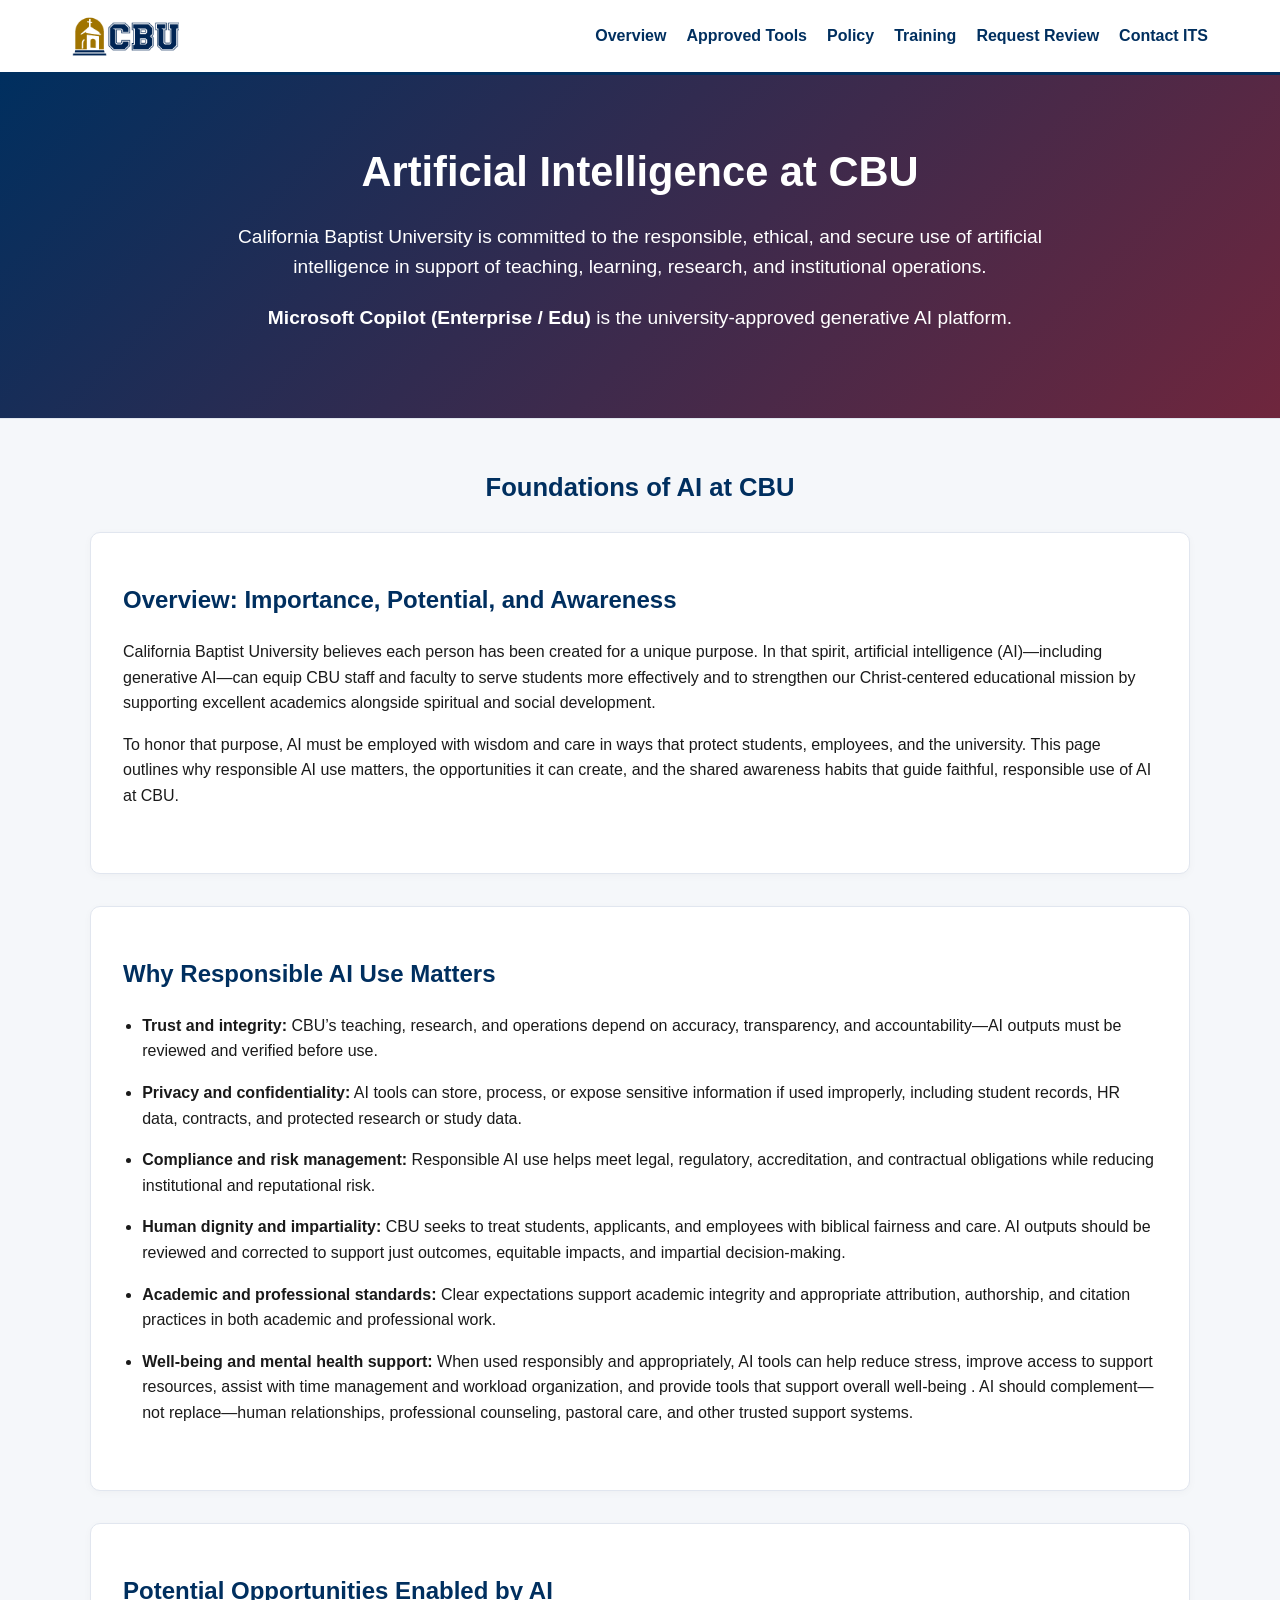
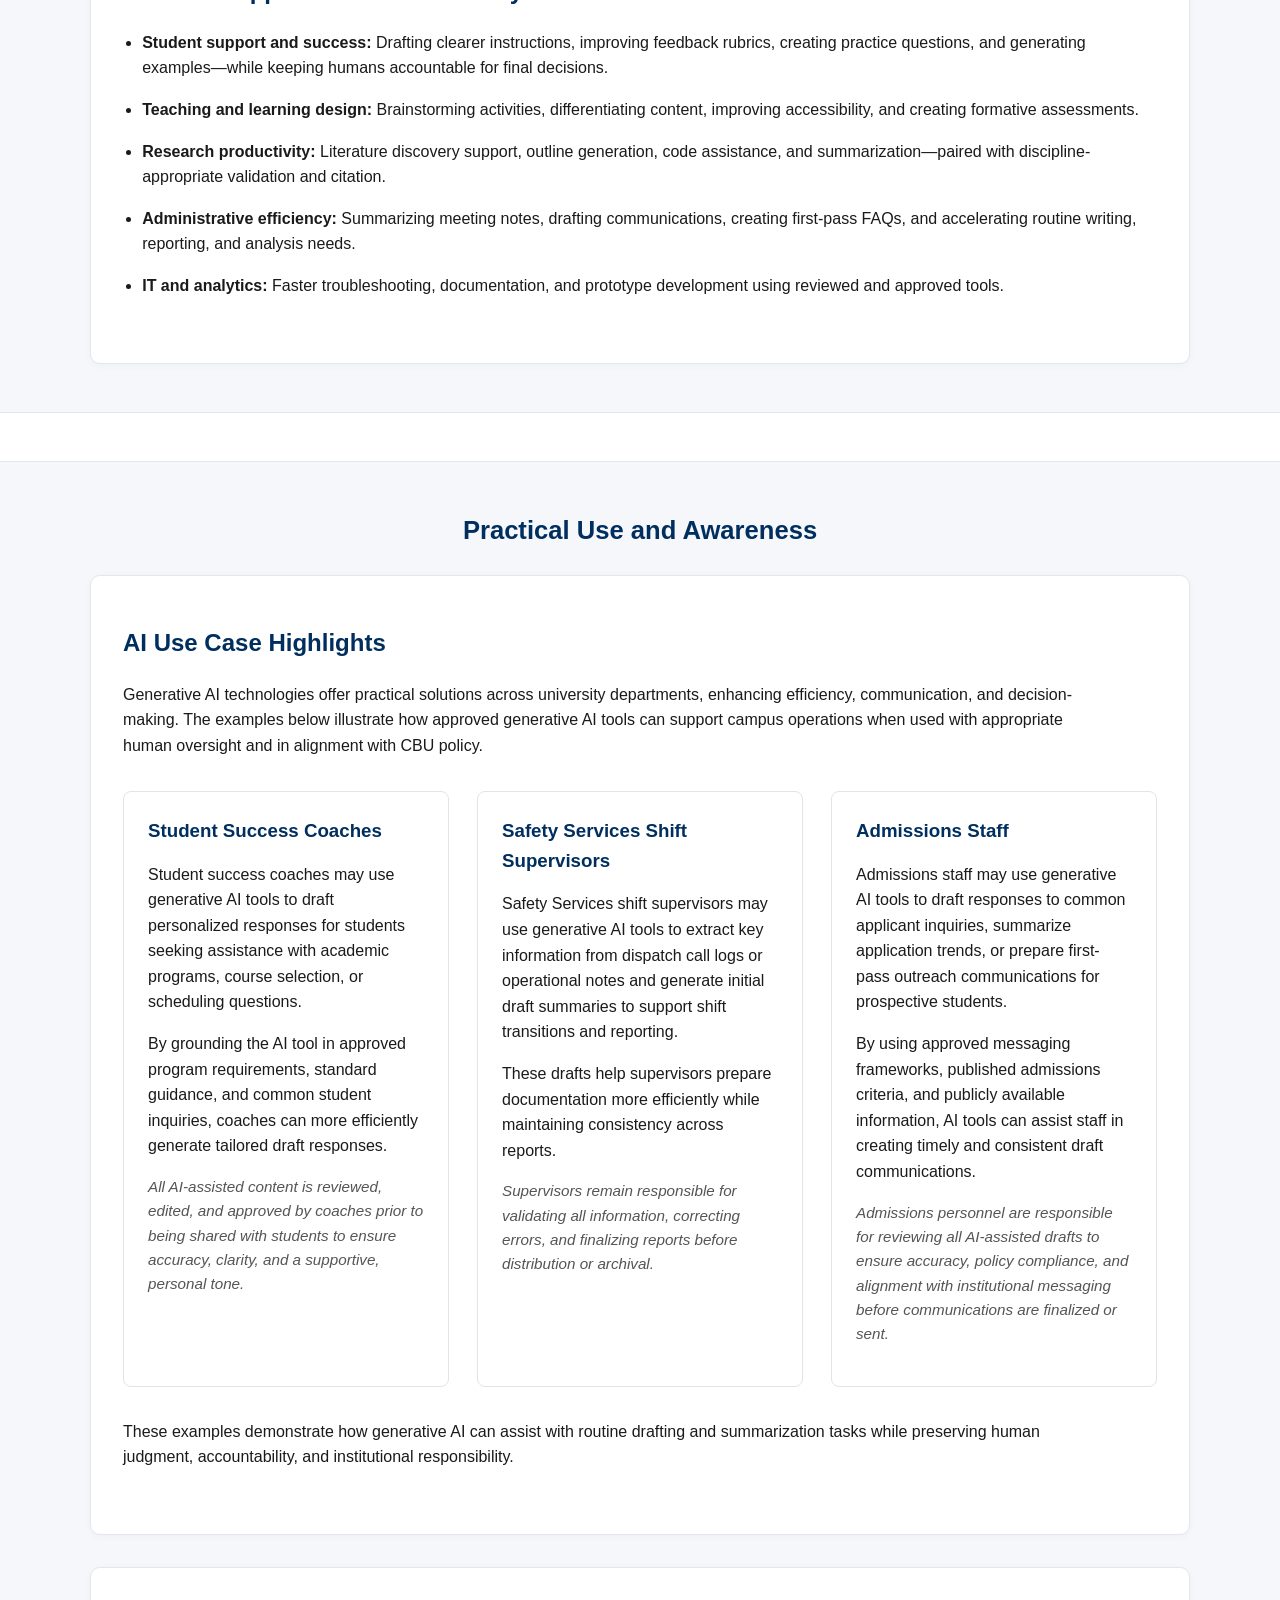
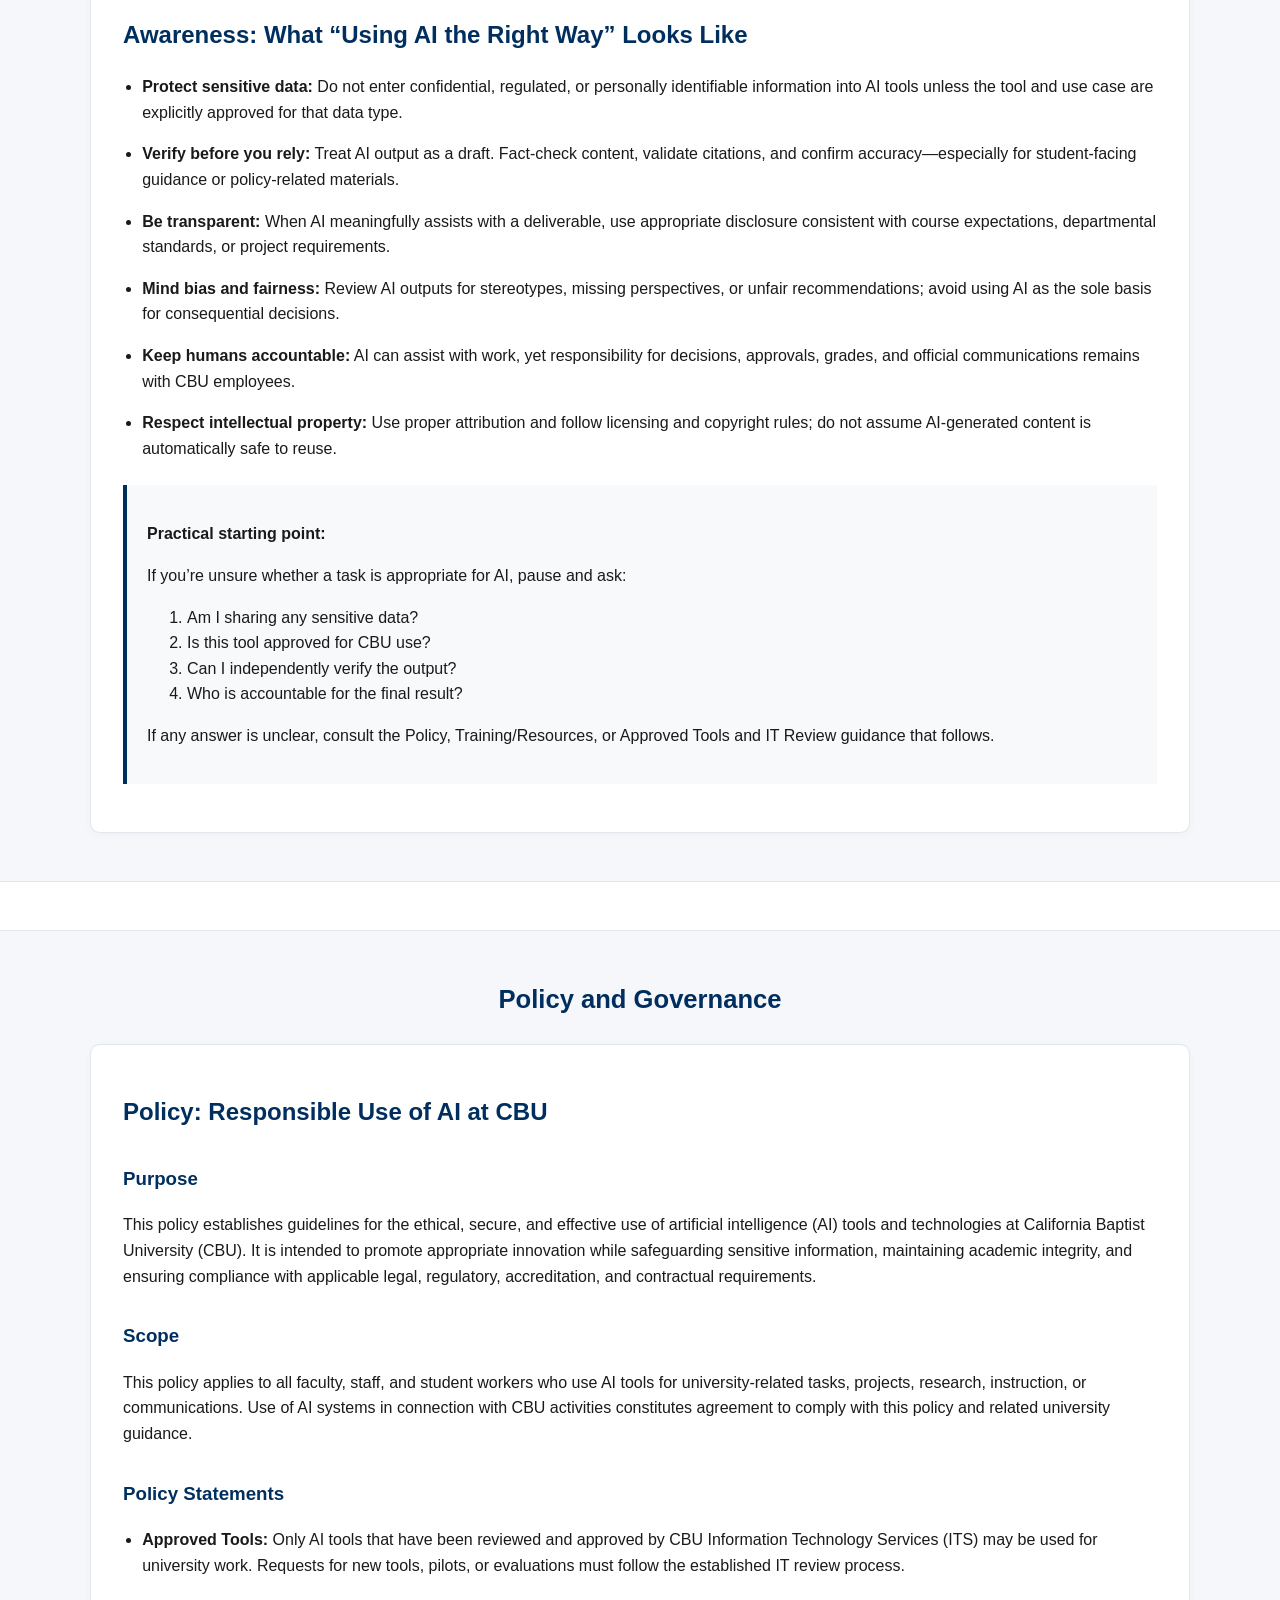
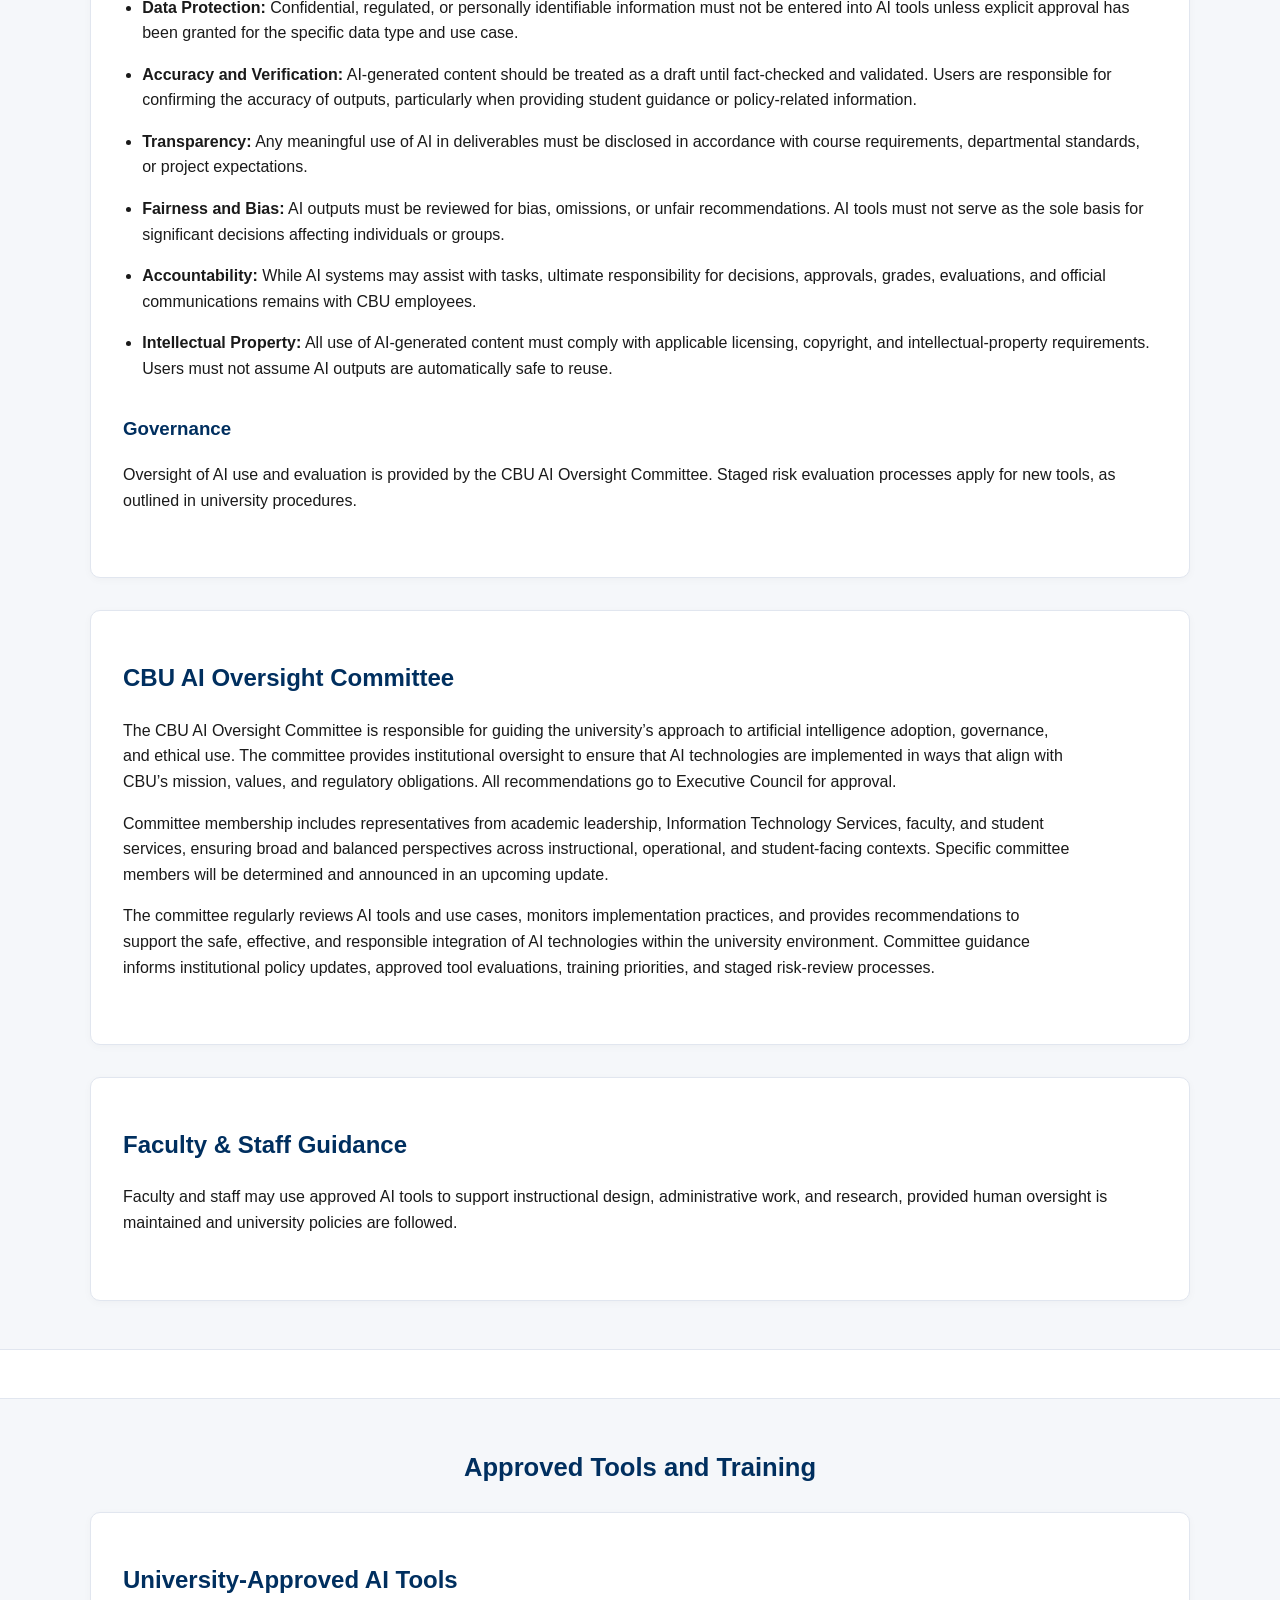
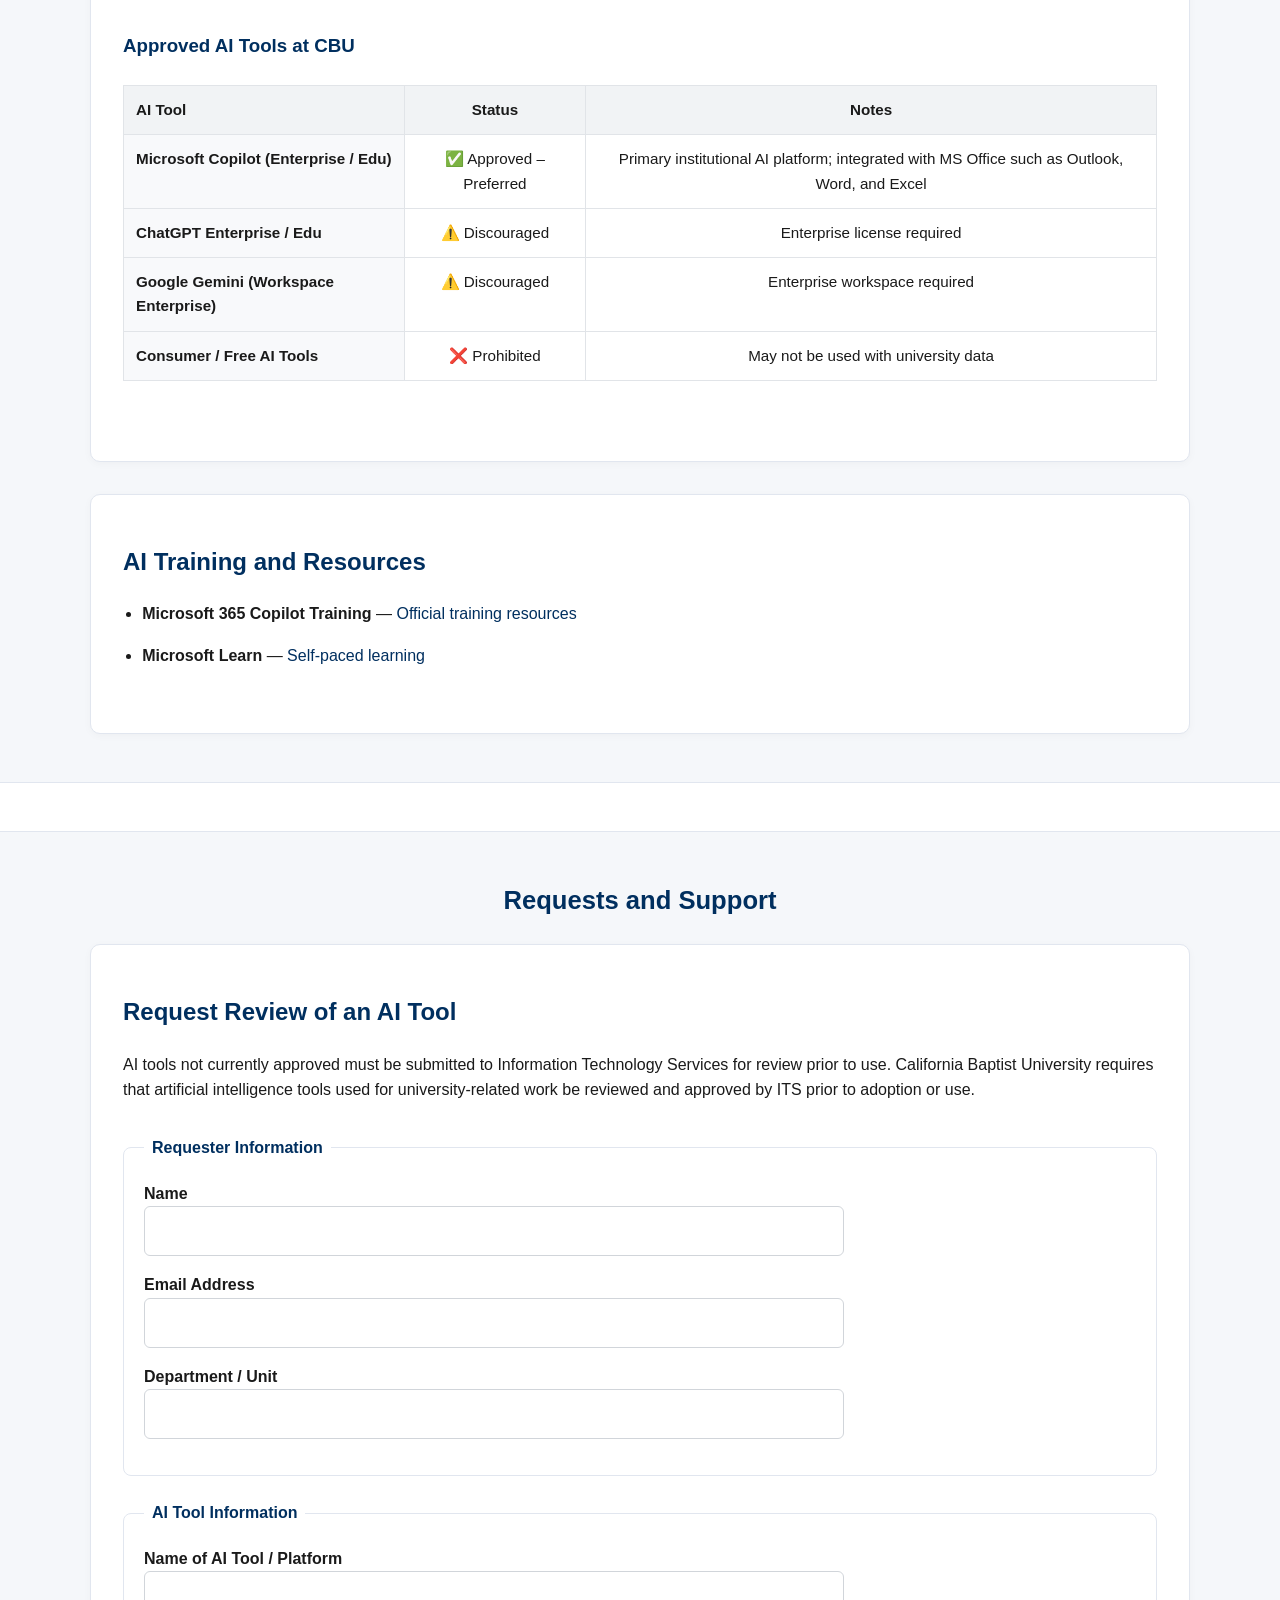
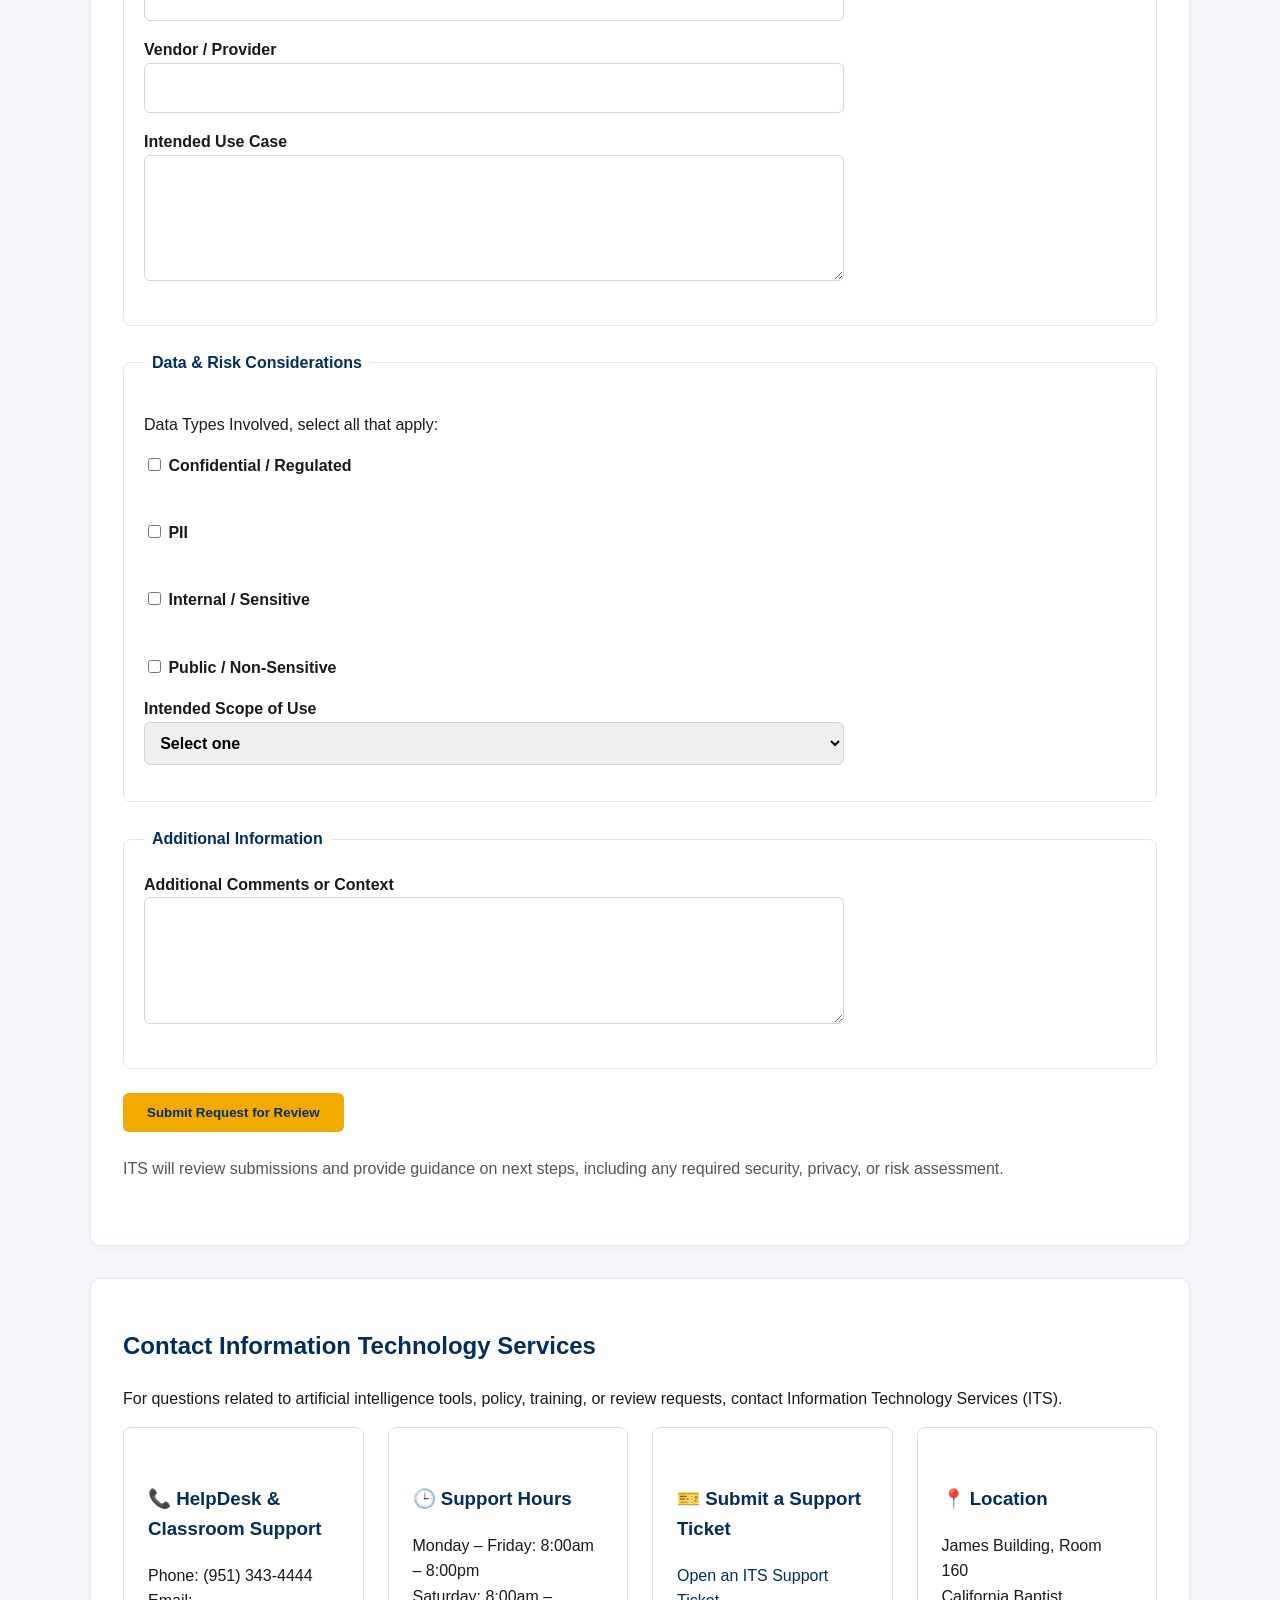
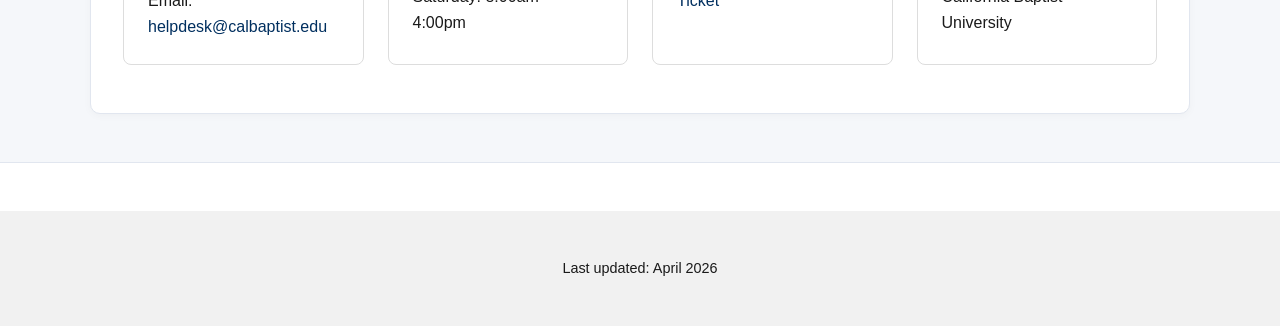
<file: index.html>
<!DOCTYPE html>
<html lang="en">
<head>
  <meta charset="UTF-8" />
  <title>Artificial Intelligence at CBU | California Baptist University</title>
  <meta name="viewport" content="width=device-width, initial-scale=1.0" />
  <link rel="stylesheet" href="styles.css" />
</head>

<body>
  <!-- ================= HEADER NAV ================= -->
  <header class="cbu-header">
    <div class="cbu-header-inner">
      <div class="cbu-logo-wrapper">
        <img
          src="cbu-logo-blue-gold.png"
          alt="California Baptist University"
          class="cbu-logo"
        />
      </div>

      <nav class="cbu-nav" aria-label="Main navigation">
        <ul>
          <li><a href="#overview">Overview</a></li>
          <li><a href="#approved-tools">Approved Tools</a></li>
          <li><a href="#policy">Policy</a></li>
          <li><a href="#training">Training</a></li>
          <li><a href="#request-review">Request Review</a></li>
          <li><a href="#contact">Contact ITS</a></li>
        </ul>
      </nav>
    </div>
  </header>

  <!-- ================= HERO / BANNER ================= -->
  <section class="cbu-hero">
    <div class="cbu-hero-inner">
      <h1>Artificial Intelligence at CBU</h1>
      <p>
        California Baptist University is committed to the responsible,
        ethical, and secure use of artificial intelligence in support
        of teaching, learning, research, and institutional operations.
      </p>
      <p class="hero-sub">
        <strong>Microsoft Copilot (Enterprise / Edu)</strong> is the
        university-approved generative AI platform.
      </p>
    </div>
  </section>

  <!-- ================= MAIN CONTENT ================= -->
  <main id="main-content">

    <!-- ================= GROUP: FOUNDATIONS ================= -->
    <div class="section-group" aria-labelledby="foundations-heading">
      <div class="section-group-title">
        <h2 id="foundations-heading">Foundations of AI at CBU</h2>
      </div>

      <section class="cbu-section cbu-overview" id="overview">
        <h2>Overview: Importance, Potential, and Awareness</h2>
        <p>
          California Baptist University believes each person has been created for a unique purpose.
          In that spirit, artificial intelligence (AI)—including generative AI—can equip CBU staff
          and faculty to serve students more effectively and to strengthen our Christ-centered
          educational mission by supporting excellent academics alongside spiritual and social development.
        </p>
        <p>
          To honor that purpose, AI must be employed with wisdom and care in ways that protect students,
          employees, and the university. This page outlines why responsible AI use matters, the
          opportunities it can create, and the shared awareness habits that guide faithful,
          responsible use of AI at CBU.
        </p>
      </section>

      <section class="cbu-section cbu-why-it-matters" id="why-it-matters">
        <h2>Why Responsible AI Use Matters</h2>
        <ul class="why-list">
          <li><strong>Trust and integrity:</strong> CBU’s teaching, research, and operations depend on accuracy, transparency, and accountability—AI outputs must be reviewed and verified before use.</li>
          <li><strong>Privacy and confidentiality:</strong> AI tools can store, process, or expose sensitive information if used improperly, including student records, HR data, contracts, and protected research or study data.</li>
          <li><strong>Compliance and risk management:</strong> Responsible AI use helps meet legal, regulatory, accreditation, and contractual obligations while reducing institutional and reputational risk.</li>
          <li><strong>Human dignity and impartiality:</strong> CBU seeks to treat students, applicants, and employees with biblical fairness and care. AI outputs should be reviewed and corrected to support just outcomes, equitable impacts, and impartial decision-making.</li>
          <li><strong>Academic and professional standards:</strong> Clear expectations support academic integrity and appropriate attribution, authorship, and citation practices in both academic and professional work.</li>
          <li><strong>Well-being and mental health support:</strong> When used responsibly and appropriately, AI tools can help reduce stress, improve access to support resources, assist with time management and workload organization, and provide tools that support overall well-being . AI should complement—not replace—human relationships, professional counseling, pastoral care, and other trusted support systems.</li>
        </ul>
      </section>

      <section class="cbu-section cbu-opportunities" id="opportunities">
        <h2>Potential Opportunities Enabled by AI</h2>
        <ul class="opportunities-list">
          <li><strong>Student support and success:</strong> Drafting clearer instructions, improving feedback rubrics, creating practice questions, and generating examples—while keeping humans accountable for final decisions.</li>
          <li><strong>Teaching and learning design:</strong> Brainstorming activities, differentiating content, improving accessibility, and creating formative assessments.</li>
          <li><strong>Research productivity:</strong> Literature discovery support, outline generation, code assistance, and summarization—paired with discipline-appropriate validation and citation.</li>
          <li><strong>Administrative efficiency:</strong> Summarizing meeting notes, drafting communications, creating first-pass FAQs, and accelerating routine writing, reporting, and analysis needs.</li>
          <li><strong>IT and analytics:</strong> Faster troubleshooting, documentation, and prototype development using reviewed and approved tools.</li>
        </ul>
      </section>
    </div>

    <!-- ================= GROUP: PRACTICAL USE ================= -->
    <div class="section-group" aria-labelledby="practical-use-heading">
      <div class="section-group-title">
        <h2 id="practical-use-heading">Practical Use and Awareness</h2>
      </div>

      <section class="cbu-section cbu-use-cases" id="use-case-highlights">
        <h2>AI Use Case Highlights</h2>
        <p class="use-case-intro">
          Generative AI technologies offer practical solutions across university departments,
          enhancing efficiency, communication, and decision-making. The examples below illustrate
          how approved generative AI tools can support campus operations when used with appropriate
          human oversight and in alignment with CBU policy.
        </p>

        <div class="use-case-grid">
          <article class="use-case-card">
            <h3>Student Success Coaches</h3>
            <p>Student success coaches may use generative AI tools to draft personalized responses for students seeking assistance with academic programs, course selection, or scheduling questions.</p>
            <p>By grounding the AI tool in approved program requirements, standard guidance, and common student inquiries, coaches can more efficiently generate tailored draft responses.</p>
            <p class="use-case-note">All AI-assisted content is reviewed, edited, and approved by coaches prior to being shared with students to ensure accuracy, clarity, and a supportive, personal tone.</p>
          </article>

          <article class="use-case-card">
            <h3>Safety Services Shift Supervisors</h3>
            <p>Safety Services shift supervisors may use generative AI tools to extract key information from dispatch call logs or operational notes and generate initial draft summaries to support shift transitions and reporting.</p>
            <p>These drafts help supervisors prepare documentation more efficiently while maintaining consistency across reports.</p>
            <p class="use-case-note">Supervisors remain responsible for validating all information, correcting errors, and finalizing reports before distribution or archival.</p>
          </article>

          <article class="use-case-card">
            <h3>Admissions Staff</h3>
            <p>Admissions staff may use generative AI tools to draft responses to common applicant inquiries, summarize application trends, or prepare first-pass outreach communications for prospective students.</p>
            <p>By using approved messaging frameworks, published admissions criteria, and publicly available information, AI tools can assist staff in creating timely and consistent draft communications.</p>
            <p class="use-case-note">Admissions personnel are responsible for reviewing all AI-assisted drafts to ensure accuracy, policy compliance, and alignment with institutional messaging before communications are finalized or sent.</p>
          </article>
        </div>

        <p class="use-case-summary">
          These examples demonstrate how generative AI can assist with routine drafting and
          summarization tasks while preserving human judgment, accountability, and institutional responsibility.
        </p>
      </section>

      <section class="cbu-section cbu-awareness" id="awareness">
        <h2>Awareness: What “Using AI the Right Way” Looks Like</h2>
        <ul class="awareness-list">
     <!--     <li><strong>Use approved tools for university work:</strong> When possible, use CBU-approved AI tools and follow the IT review process for any new tools or pilot initiatives.</li>  -->
          <li><strong>Protect sensitive data:</strong> Do not enter confidential, regulated, or personally identifiable information into AI tools unless the tool and use case are explicitly approved for that data type.</li>
          <li><strong>Verify before you rely:</strong> Treat AI output as a draft. Fact-check content, validate citations, and confirm accuracy—especially for student-facing guidance or policy-related materials.</li>
          <li><strong>Be transparent:</strong> When AI meaningfully assists with a deliverable, use appropriate disclosure consistent with course expectations, departmental standards, or project requirements.</li>
          <li><strong>Mind bias and fairness:</strong> Review AI outputs for stereotypes, missing perspectives, or unfair recommendations; avoid using AI as the sole basis for consequential decisions.</li>
          <li><strong>Keep humans accountable:</strong> AI can assist with work, yet responsibility for decisions, approvals, grades, and official communications remains with CBU employees.</li>
          <li><strong>Respect intellectual property:</strong> Use proper attribution and follow licensing and copyright rules; do not assume AI-generated content is automatically safe to reuse.</li>
        </ul>

        <div class="awareness-check">
          <p><strong>Practical starting point:</strong></p>
          <p>If you’re unsure whether a task is appropriate for AI, pause and ask:</p>
          <ol>
            <li>Am I sharing any sensitive data?</li>
            <li>Is this tool approved for CBU use?</li>
            <li>Can I independently verify the output?</li>
            <li>Who is accountable for the final result?</li>
          </ol>
          <p>If any answer is unclear, consult the Policy, Training/Resources, or Approved Tools and IT Review guidance that follows.</p>
        </div>
      </section>
    </div>

    <!-- ================= GROUP: POLICY AND GOVERNANCE ================= -->
    <div class="section-group" aria-labelledby="policy-governance-heading">
      <div class="section-group-title">
        <h2 id="policy-governance-heading">Policy and Governance</h2>
      </div>

      <section class="cbu-section cbu-policy" id="policy">
        <h2>Policy: Responsible Use of AI at CBU</h2>

        <h3>Purpose</h3>
        <p>
          This policy establishes guidelines for the ethical, secure, and effective use
          of artificial intelligence (AI) tools and technologies at California Baptist
          University (CBU). It is intended to promote appropriate innovation while
          safeguarding sensitive information, maintaining academic integrity, and
          ensuring compliance with applicable legal, regulatory, accreditation, and
          contractual requirements.
        </p>

        <h3>Scope</h3>
        <p>
          This policy applies to all faculty, staff, and student workers who use AI tools for
          university-related tasks, projects, research, instruction, or communications.
          Use of AI systems in connection with CBU activities constitutes agreement to
          comply with this policy and related university guidance.
        </p>

        <h3>Policy Statements</h3>
        <ul class="policy-list">
          <li><strong>Approved Tools:</strong> Only AI tools that have been reviewed and approved by CBU Information Technology Services (ITS) may be used for university work. Requests for new tools, pilots, or evaluations must follow the established IT review process.</li>
          <li><strong>Data Protection:</strong> Confidential, regulated, or personally identifiable information must not be entered into AI tools unless explicit approval has been granted for the specific data type and use case.</li>
          <li><strong>Accuracy and Verification:</strong> AI-generated content should be treated as a draft until fact-checked and validated. Users are responsible for confirming the accuracy of outputs, particularly when providing student guidance or policy-related information.</li>
          <li><strong>Transparency:</strong> Any meaningful use of AI in deliverables must be disclosed in accordance with course requirements, departmental standards, or project expectations.</li>
          <li><strong>Fairness and Bias:</strong> AI outputs must be reviewed for bias, omissions, or unfair recommendations. AI tools must not serve as the sole basis for significant decisions affecting individuals or groups.</li>
          <li><strong>Accountability:</strong> While AI systems may assist with tasks, ultimate responsibility for decisions, approvals, grades, evaluations, and official communications remains with CBU employees.</li>
          <li><strong>Intellectual Property:</strong> All use of AI-generated content must comply with applicable licensing, copyright, and intellectual-property requirements. Users must not assume AI outputs are automatically safe to reuse.</li>
        </ul>

        <h3>Governance</h3>
        <p>
          Oversight of AI use and evaluation is provided by the CBU AI Oversight Committee.
          Staged risk evaluation processes apply for new tools, as outlined in university procedures.
        </p>
      </section>

      <section class="cbu-section cbu-oversight" id="ai-oversight-committee">
        <h2>CBU AI Oversight Committee</h2>
        <p>
          The CBU AI Oversight Committee is responsible for guiding the university’s approach
          to artificial intelligence adoption, governance, and ethical use. The committee provides
          institutional oversight to ensure that AI technologies are implemented in ways that align
          with CBU’s mission, values, and regulatory obligations. All recommendations go to Executive
          Council for approval.
        </p>
        <p>
          Committee membership includes representatives from academic leadership, Information Technology
          Services, faculty, and student services, ensuring broad and balanced perspectives across
          instructional, operational, and student-facing contexts. Specific committee members will be
          determined and announced in an upcoming update.
        </p>
        <p>
          The committee regularly reviews AI tools and use cases, monitors implementation practices,
          and provides recommendations to support the safe, effective, and responsible integration of
          AI technologies within the university environment. Committee guidance informs institutional
          policy updates, approved tool evaluations, training priorities, and staged risk-review processes.
        </p>
      </section>

      <section class="cbu-section cbu-faculty-staff" id="faculty-staff-guidance">
        <h2>Faculty &amp; Staff Guidance</h2>
        <p>
          Faculty and staff may use approved AI tools to support instructional design,
          administrative work, and research, provided human oversight is maintained and
          university policies are followed.
        </p>
      </section>
    </div>

    <!-- ================= GROUP: TOOLS AND TRAINING ================= -->
    <div class="section-group" aria-labelledby="tools-training-heading">
      <div class="section-group-title">
        <h2 id="tools-training-heading">Approved Tools and Training</h2>
      </div>

      <section class="cbu-section cbu-approved-tools" id="approved-tools">
        <h2>University-Approved AI Tools</h2>

        <h3>Approved AI Tools at CBU</h3>
        <table class="ai-tools-table">
          <thead>
            <tr>
              <th scope="col">AI Tool</th>
              <th scope="col">Status</th>
              <th scope="col">Notes</th>
            </tr>
          </thead>
          <tbody>
            <tr>
              <th scope="row">Microsoft Copilot (Enterprise / Edu)</th>
              <td>✅ Approved – Preferred</td>
              <td>Primary institutional AI platform; integrated with MS Office such as Outlook, Word, and Excel</td>
            </tr>
            <tr>
              <th scope="row">ChatGPT Enterprise / Edu</th>
              <td>⚠️ Discouraged</td>
              <td>Enterprise license required</td>
            </tr>
            <tr>
              <th scope="row">Google Gemini (Workspace Enterprise)</th>
              <td>⚠️ Discouraged</td>
              <td>Enterprise workspace required</td>
            </tr>
            <tr>
              <th scope="row">Consumer / Free AI Tools</th>
              <td>❌ Prohibited</td>
              <td>May not be used with university data</td>
            </tr>
          </tbody>
        </table>

<!--
        <h3>Approved AI Tools by Data Classification</h3>
        <table class="ai-tools-table">
          <thead>
            <tr>
              <th scope="col">Data Classification</th>
              <th scope="col">Microsoft Copilot (Enterprise / Edu)</th>
              <th scope="col">ChatGPT Enterprise / Edu</th>
              <th scope="col">Google Gemini (Enterprise)</th>
              <th scope="col">Grok (xAI)</th>
            </tr>
          </thead>
          <tbody>
            <tr>
              <th scope="row">Confidential / Regulated</th>
              <td>Approved – Primary</td>
              <td>Approved</td>
              <td>Approved</td>
              <td>Prohibited</td>
            </tr>
            <tr>
              <th scope="row">PII</th>
              <td>Approved</td>
              <td>Approved</td>
              <td>Approved</td>
              <td>Prohibited</td>
            </tr>
            <tr>
              <th scope="row">Internal / Sensitive</th>
              <td>Allowed</td>
              <td>Allowed</td>
              <td>Allowed</td>
              <td>Discouraged</td>
            </tr>
            <tr>
              <th scope="row">Public / Non-Sensitive</th>
              <td>Allowed</td>
              <td>Allowed</td>
              <td>Allowed</td>
              <td>Allowed</td>
            </tr>
          </tbody>
        </table>   -->
      </section>

      <section class="cbu-section cbu-training" id="training">
        <h2>AI Training and Resources</h2>
        <ul class="training-list">
          <li>
            <strong>Microsoft 365 Copilot Training</strong> —
            <a href="https://www.microsoft.com/en-us/events/category/microsoft-365-copilot-training" target="_blank" rel="noopener">
              Official training resources
            </a>
          </li>
          <li>
            <strong>Microsoft Learn</strong> —
            <a href="https://learn.microsoft.com" target="_blank" rel="noopener">
              Self-paced learning
            </a>
          </li>
        </ul>
      </section>
    </div>

    <!-- ================= GROUP: REQUESTS AND SUPPORT ================= -->
    <div class="section-group" aria-labelledby="requests-support-heading">
      <div class="section-group-title">
        <h2 id="requests-support-heading">Requests and Support</h2>
      </div>

      <section class="cbu-section cbu-request-review" id="request-review">
        <h2>Request Review of an AI Tool</h2>
        <p>
          AI tools not currently approved must be submitted to Information Technology Services
          for review prior to use. California Baptist University requires that artificial intelligence
          tools used for university-related work be reviewed and approved by ITS prior to adoption or use.
        </p>

        <form class="cbu-form" method="post" action="#">
          <fieldset>
            <legend>Requester Information</legend>
            <label>
              Name<br />
              <input type="text" name="requester-name" required />
            </label>
            <label>
              Email Address<br />
              <input type="email" name="requester-email" required />
            </label>
            <label>
              Department / Unit<br />
              <input type="text" name="department" />
            </label>
          </fieldset>

          <fieldset>
            <legend>AI Tool Information</legend>
            <label>
              Name of AI Tool / Platform<br />
              <input type="text" name="tool-name" required />
            </label>
            <label>
              Vendor / Provider<br />
              <input type="text" name="vendor" />
            </label>
            <label>
              Intended Use Case<br />
              <textarea name="use-case" rows="4" required></textarea>
            </label>
          </fieldset>

          <fieldset>
            <legend>Data &amp; Risk Considerations</legend>
            <p>Data Types Involved, select all that apply:</p>
            <label><input type="checkbox" name="data-type" value="confidential" /> Confidential / Regulated</label><br />
            <label><input type="checkbox" name="data-type" value="pii" /> PII</label><br />
            <label><input type="checkbox" name="data-type" value="internal" /> Internal / Sensitive</label><br />
            <label><input type="checkbox" name="data-type" value="public" /> Public / Non-Sensitive</label>

            <label>
              Intended Scope of Use<br />
              <select name="scope">
                <option value="">Select one</option>
                <option value="individual">Individual Use</option>
                <option value="department">Department / Unit</option>
                <option value="pilot">Pilot / Evaluation</option>
                <option value="institution">Institution-Wide</option>
              </select>
            </label>
          </fieldset>

          <fieldset>
            <legend>Additional Information</legend>
            <label>
              Additional Comments or Context<br />
              <textarea name="comments" rows="4"></textarea>
            </label>
          </fieldset>

          <button type="submit">Submit Request for Review</button>
        </form>

        <p class="form-note">
          ITS will review submissions and provide guidance on next steps,
          including any required security, privacy, or risk assessment.
        </p>
      </section>

      <section class="cbu-section cbu-contact" id="contact">
        <h2>Contact Information Technology Services</h2>
        <p>
          For questions related to artificial intelligence tools, policy, training,
          or review requests, contact Information Technology Services (ITS).
        </p>

        <div class="contact-grid">
          <div class="contact-item">
            <h3>📞 HelpDesk &amp; Classroom Support</h3>
            <p>
              Phone: (951) 343-4444<br />
              Email: <a href="mailto:helpdesk@calbaptist.edu">helpdesk@calbaptist.edu</a>
            </p>
          </div>

          <div class="contact-item">
            <h3>🕒 Support Hours</h3>
            <p>
              Monday – Friday: 8:00am – 8:00pm<br />
              Saturday: 8:00am – 4:00pm
            </p>
          </div>

          <div class="contact-item">
            <h3>🎫 Submit a Support Ticket</h3>
            <p>
              <a href="https://calbaptist.freshservice.com/support/home" target="_blank" rel="noopener">
                Open an ITS Support Ticket
              </a>
            </p>
          </div>

          <div class="contact-item">
            <h3>📍 Location</h3>
            <p>
              James Building, Room 160<br />
              California Baptist University
            </p>
          </div>
        </div>
      </section>
    </div>
  </main>

  <footer class="cbu-footer">
    <p>Last updated: April 2026</p>
  </footer>
</body>
</html>
</file>
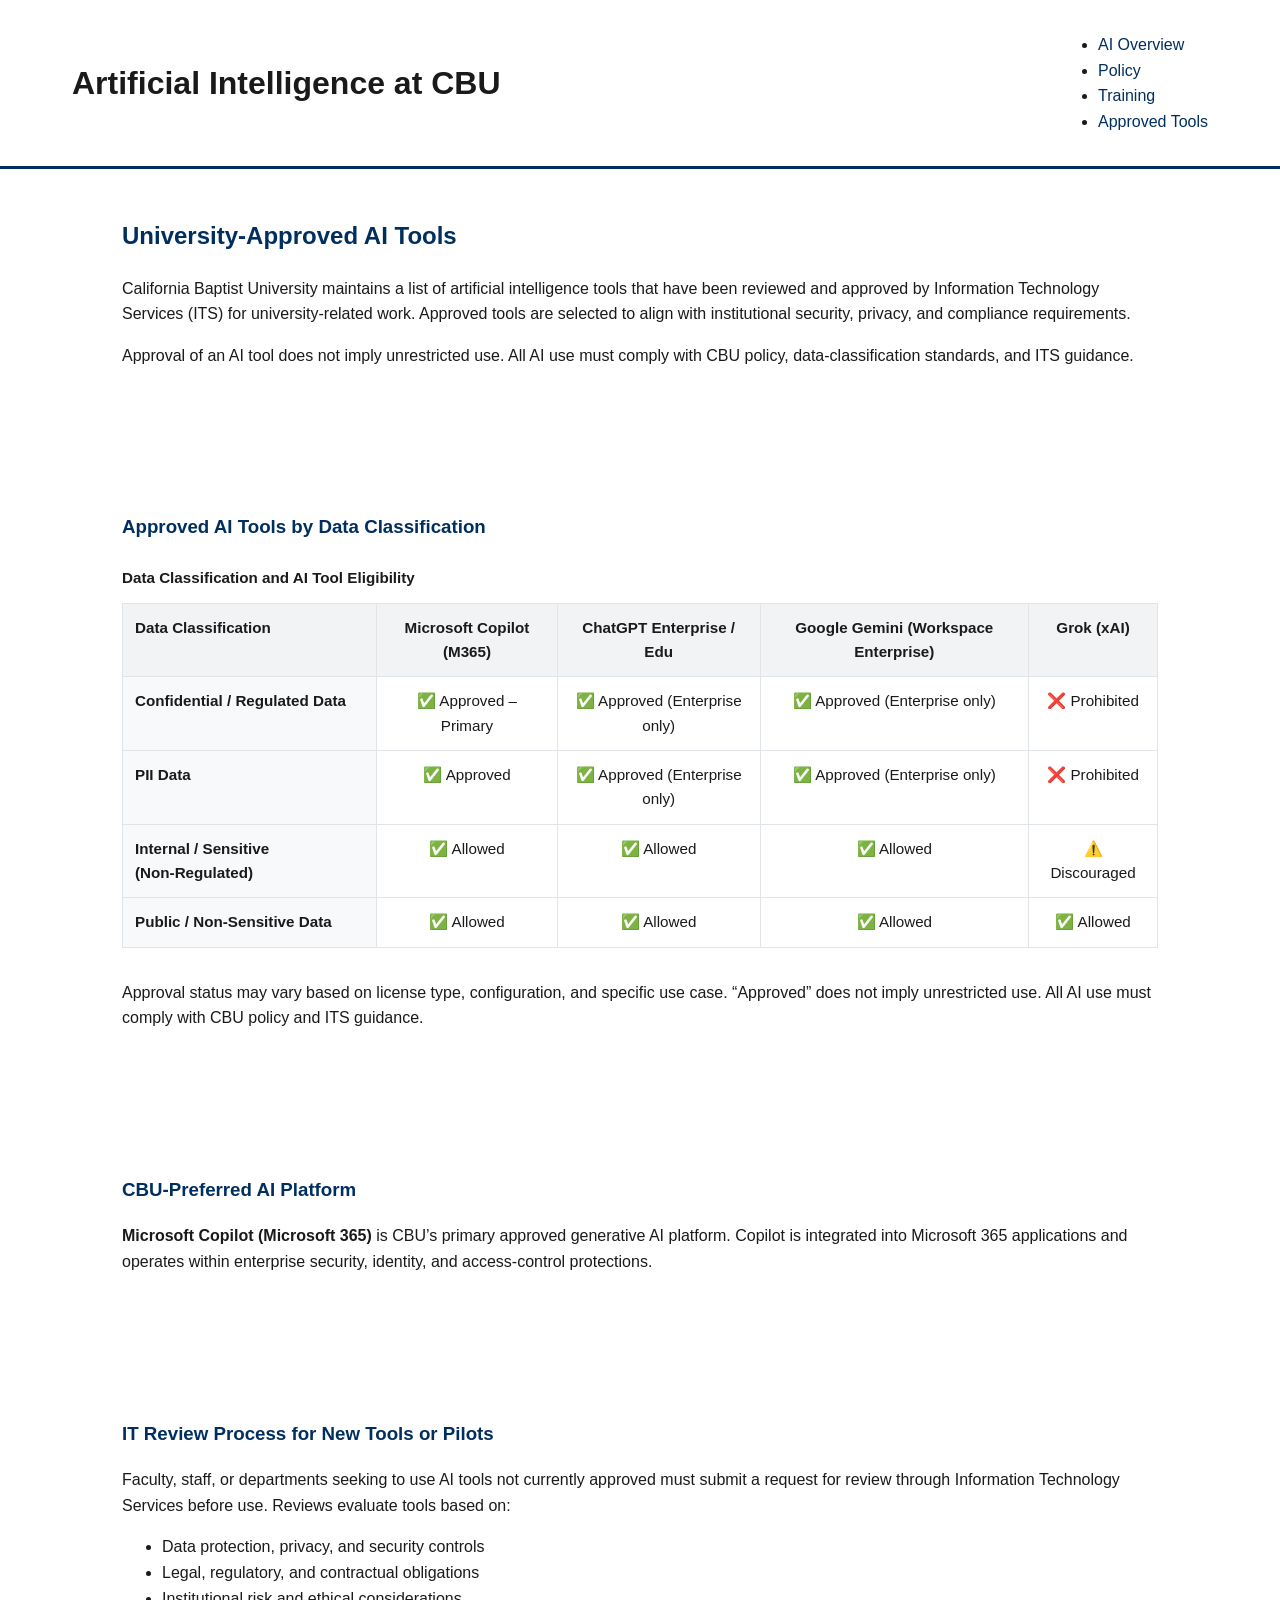
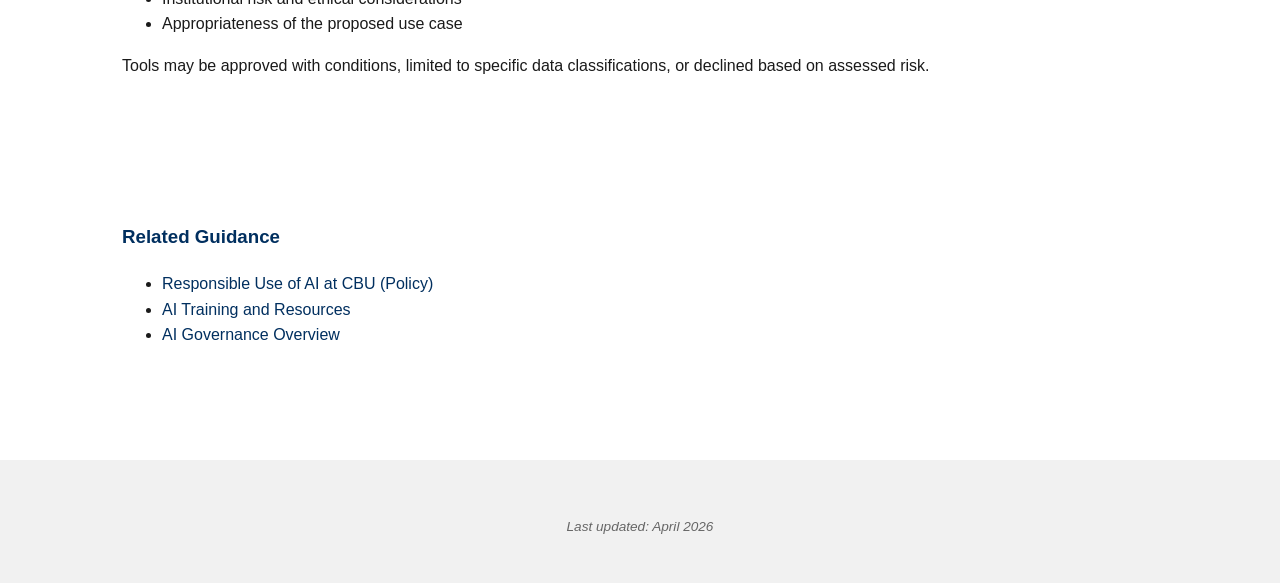
<file: approved-tools.html>
<!DOCTYPE html>
<html lang="en">
<head>
  <meta charset="UTF-8" />
  <title>University‑Approved AI Tools | California Baptist University</title>
  <meta name="viewport" content="width=device-width, initial-scale=1.0" />

  <!-- Shared Styles -->
  <link rel="stylesheet" href="styles.css" />
</head>
<body>

  <!-- ================= HEADER ================= -->
  <header class="cbu-header">
    <div class="cbu-header-inner">
      <h1 class="site-title">Artificial Intelligence at CBU</h1>
      <nav class="site-nav" aria-label="Main navigation">
        <ul>
          <li><a href="index.html">AI Overview</a></li>
          <li><a href="policy.html">Policy</a></li>
          <li><a href="training.html">Training</a></li>
          <li><a href="approved-tools.html" aria-current="page">Approved Tools</a></li>
        </ul>
      </nav>
    </div>
  </header>

  <!-- ================= MAIN CONTENT ================= -->
  <main id="main-content">

    <section class="cbu-section">
      <h2>University‑Approved AI Tools</h2>

      <p>
        California Baptist University maintains a list of artificial intelligence
        tools that have been reviewed and approved by Information Technology
        Services (ITS) for university‑related work. Approved tools are selected
        to align with institutional security, privacy, and compliance
        requirements.
      </p>

      <p>
        Approval of an AI tool does not imply unrestricted use. All AI use must
        comply with CBU policy, data‑classification standards, and ITS guidance.
      </p>
    </section>

    <section class="cbu-section">
      <h3>Approved AI Tools by Data Classification</h3>

      <table class="ai-tools-table">
        <caption>
          Data Classification and AI Tool Eligibility
        </caption>

        <thead>
          <tr>
            <th scope="col">Data Classification</th>
            <th scope="col">Microsoft Copilot (M365)</th>
            <th scope="col">ChatGPT Enterprise / Edu</th>
            <th scope="col">Google Gemini (Workspace Enterprise)</th>
            <th scope="col">Grok (xAI)</th>
          </tr>
        </thead>

        <tbody>
          <tr>
            <th scope="row">Confidential / Regulated Data</th>
            <td>✅ Approved – Primary</td>
            <td>✅ Approved (Enterprise only)</td>
            <td>✅ Approved (Enterprise only)</td>
            <td>❌ Prohibited</td>
          </tr>

          <tr>
            <th scope="row">PII Data</th>
            <td>✅ Approved</td>
            <td>✅ Approved (Enterprise only)</td>
            <td>✅ Approved (Enterprise only)</td>
            <td>❌ Prohibited</td>
          </tr>

          <tr>
            <th scope="row">Internal / Sensitive (Non‑Regulated)</th>
            <td>✅ Allowed</td>
            <td>✅ Allowed</td>
            <td>✅ Allowed</td>
            <td>⚠️ Discouraged</td>
          </tr>

          <tr>
            <th scope="row">Public / Non‑Sensitive Data</th>
            <td>✅ Allowed</td>
            <td>✅ Allowed</td>
            <td>✅ Allowed</td>
            <td>✅ Allowed</td>
          </tr>
        </tbody>
      </table>

      <p class="table-note">
        Approval status may vary based on license type, configuration, and
        specific use case. “Approved” does not imply unrestricted use. All AI
        use must comply with CBU policy and ITS guidance.
      </p>
    </section>

    <section class="cbu-section">
      <h3>CBU‑Preferred AI Platform</h3>
      <p>
        <strong>Microsoft Copilot (Microsoft 365)</strong> is CBU’s primary
        approved generative AI platform. Copilot is integrated into Microsoft
        365 applications and operates within enterprise security, identity,
        and access‑control protections.
      </p>
    </section>

    <section class="cbu-section">
      <h3>IT Review Process for New Tools or Pilots</h3>
      <p>
        Faculty, staff, or departments seeking to use AI tools not currently
        approved must submit a request for review through Information Technology
        Services before use. Reviews evaluate tools based on:
      </p>

      <ul>
        <li>Data protection, privacy, and security controls</li>
        <li>Legal, regulatory, and contractual obligations</li>
        <li>Institutional risk and ethical considerations</li>
        <li>Appropriateness of the proposed use case</li>
      </ul>

      <p>
        Tools may be approved with conditions, limited to specific data
        classifications, or declined based on assessed risk.
      </p>
    </section>

    <section class="cbu-section">
      <h3>Related Guidance</h3>
      <ul>
        <li><a href="policy.html">Responsible Use of AI at CBU (Policy)</a></li>
        <li><a href="training.html">AI Training and Resources</a></li>
        <li><a href="index.html">AI Governance Overview</a></li>
      </ul>
    </section>

  </main>

  <!-- ================= FOOTER ================= -->
  <footer class="cbu-footer">
    <p class="footer-last-updated">
      Last updated: <time datetime="2026-04">April 2026</time>
    </p>
  </footer>

</body>
</html>
</file>
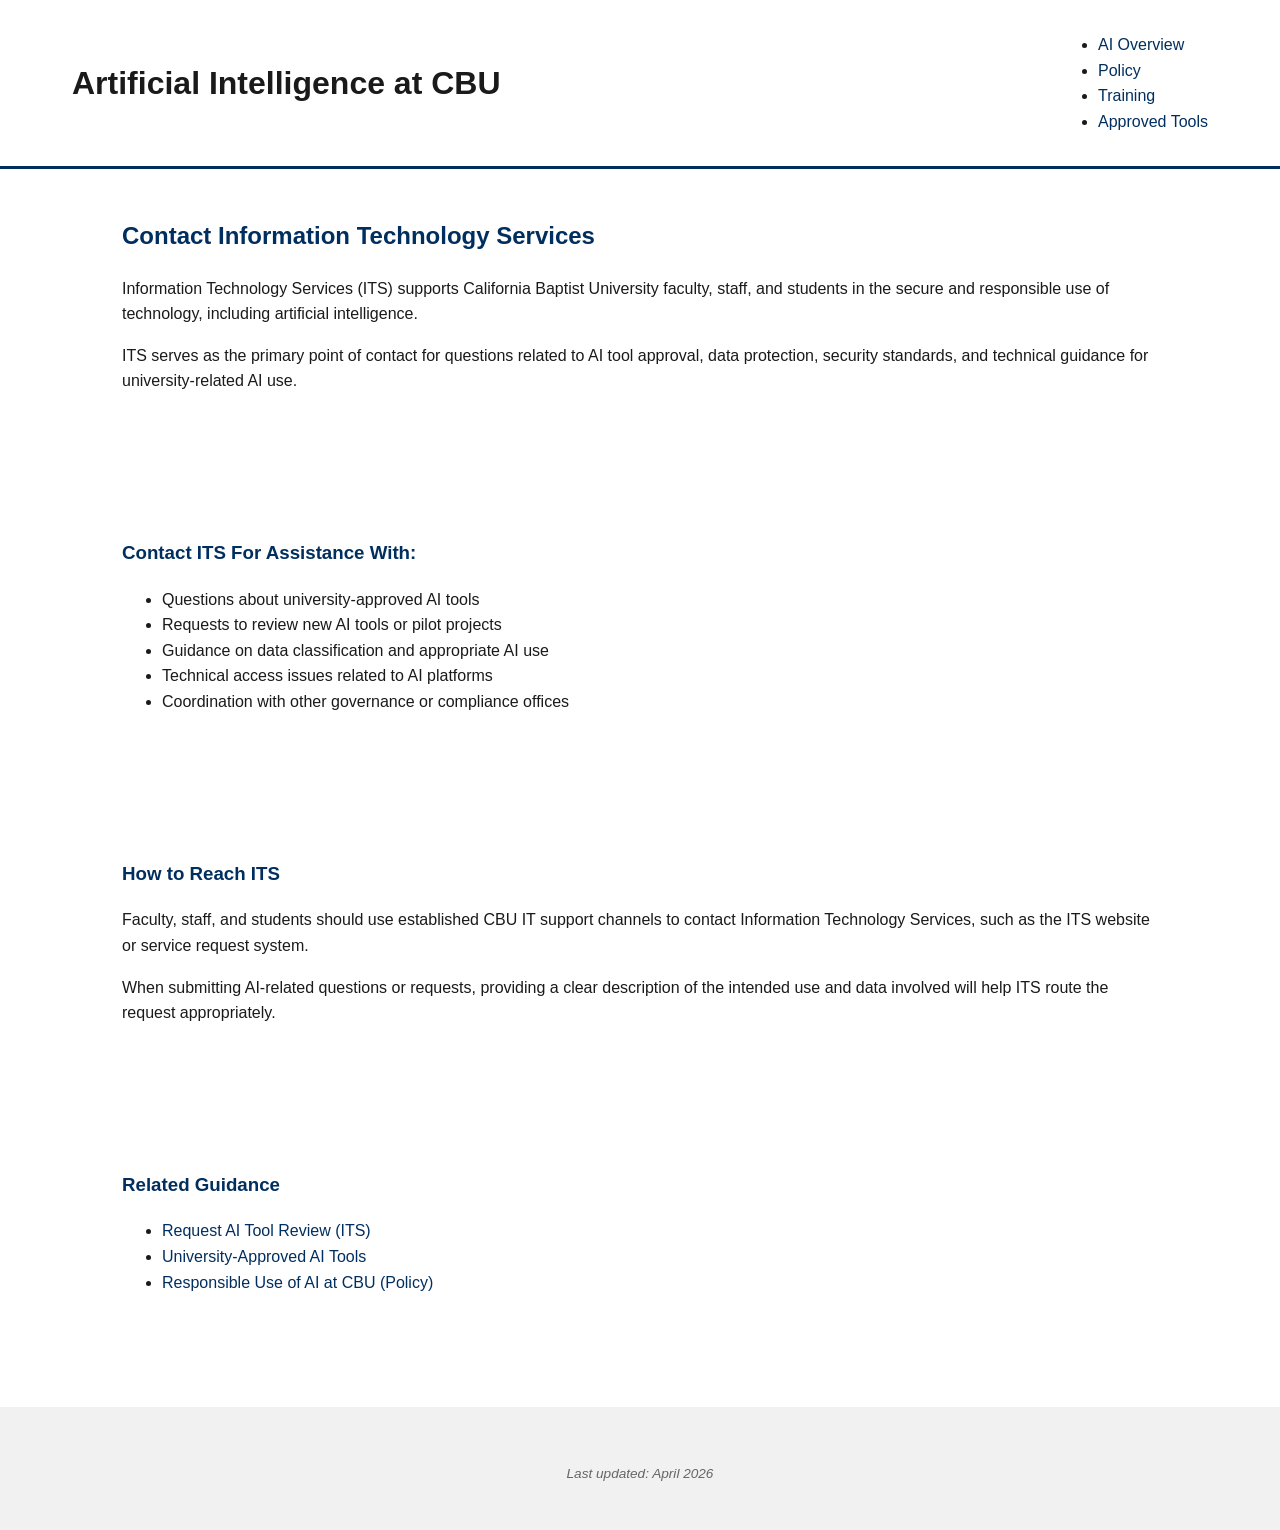
<file: contact-its.html>
<!DOCTYPE html>
<html lang="en">
<head>
  <meta charset="UTF-8" />
  <title>Contact Information Technology Services | California Baptist University</title>
  <meta name="viewport" content="width=device-width, initial-scale=1.0" />

  <!-- Shared Styles -->
  <link rel="stylesheet" href="styles.css" />
</head>
<body>

  <!-- ================= HEADER ================= -->
  <header class="cbu-header">
    <div class="cbu-header-inner">
      <h1 class="site-title">Artificial Intelligence at CBU</h1>
      <nav class="site-nav" aria-label="Main navigation">
        <ul>
          <li><a href="index.html">AI Overview</a></li>
          <li><a href="policy.html">Policy</a></li>
          <li><a href="training.html">Training</a></li>
          <li><a href="approved-tools.html">Approved Tools</a></li>
        </ul>
      </nav>
    </div>
  </header>

  <!-- ================= MAIN CONTENT ================= -->
  <main id="main-content">

    <section class="cbu-section">
      <h2>Contact Information Technology Services</h2>

      <p>
        Information Technology Services (ITS) supports California Baptist
        University faculty, staff, and students in the secure and responsible
        use of technology, including artificial intelligence.
      </p>

      <p>
        ITS serves as the primary point of contact for questions related to
        AI tool approval, data protection, security standards, and technical
        guidance for university‑related AI use.
      </p>
    </section>

    <section class="cbu-section">
      <h3>Contact ITS For Assistance With:</h3>
      <ul>
        <li>Questions about university‑approved AI tools</li>
        <li>Requests to review new AI tools or pilot projects</li>
        <li>Guidance on data classification and appropriate AI use</li>
        <li>Technical access issues related to AI platforms</li>
        <li>Coordination with other governance or compliance offices</li>
      </ul>
    </section>

    <section class="cbu-section">
      <h3>How to Reach ITS</h3>
      <p>
        Faculty, staff, and students should use established CBU IT support
        channels to contact Information Technology Services, such as the
        ITS website or service request system.
      </p>

      <p>
        When submitting AI‑related questions or requests, providing a clear
        description of the intended use and data involved will help ITS route
        the request appropriately.
      </p>
    </section>

    <section class="cbu-section">
      <h3>Related Guidance</h3>
      <ul>
        <li><a href="request-review.html">Request AI Tool Review (ITS)</a></li>
        <li><a href="approved-tools.html">University‑Approved AI Tools</a></li>
        <li><a href="policy.html">Responsible Use of AI at CBU (Policy)</a></li>
      </ul>
    </section>

  </main>

  <!-- ================= FOOTER ================= -->
  <footer class="cbu-footer">
    <p class="footer-last-updated">
      Last updated: <time datetime="2026-04">April 2026</time>
    </p>
  </footer>

</body>
</html>
</file>
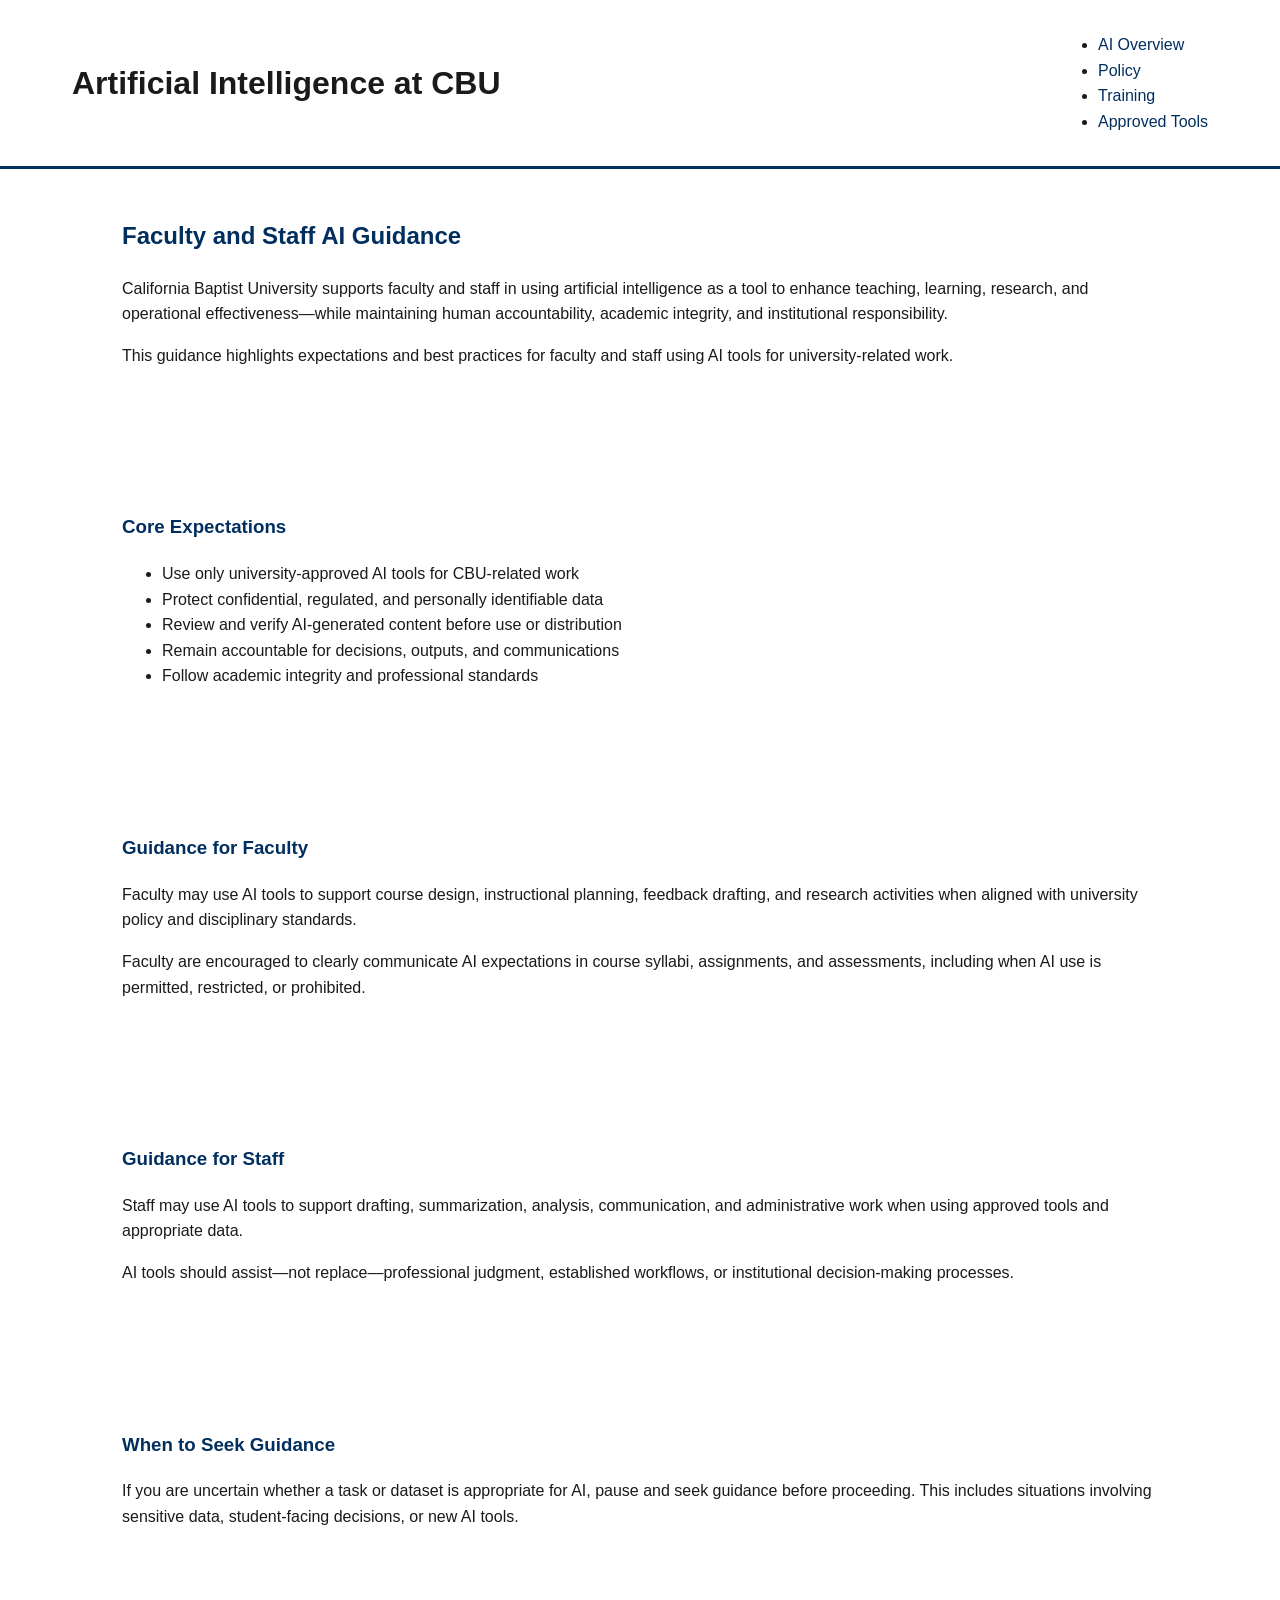
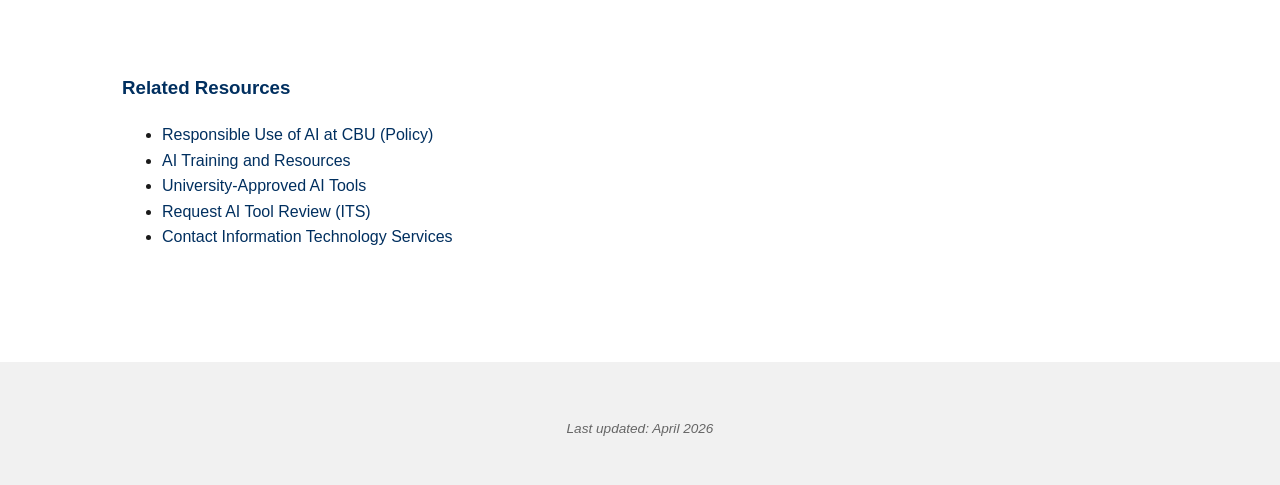
<file: faculty-staff-guidance.html>
<!DOCTYPE html>
<html lang="en">
<head>
  <meta charset="UTF-8" />
  <title>Faculty &amp; Staff AI Guidance | California Baptist University</title>
  <meta name="viewport" content="width=device-width, initial-scale=1.0" />

  <!-- Shared Styles -->
  <link rel="stylesheet" href="styles.css" />
</head>
<body>

  <!-- ================= HEADER ================= -->
  <header class="cbu-header">
    <div class="cbu-header-inner">
      <h1 class="site-title">Artificial Intelligence at CBU</h1>
      <nav class="site-nav" aria-label="Main navigation">
        <ul>
          <li><a href="index.html">AI Overview</a></li>
          <li><a href="policy.html">Policy</a></li>
          <li><a href="training.html">Training</a></li>
          <li><a href="approved-tools.html">Approved Tools</a></li>
        </ul>
      </nav>
    </div>
  </header>

  <!-- ================= MAIN CONTENT ================= -->
  <main id="main-content">

    <section class="cbu-section">
      <h2>Faculty and Staff AI Guidance</h2>

      <p>
        California Baptist University supports faculty and staff in using
        artificial intelligence as a tool to enhance teaching, learning,
        research, and operational effectiveness—while maintaining human
        accountability, academic integrity, and institutional responsibility.
      </p>

      <p>
        This guidance highlights expectations and best practices for faculty and
        staff using AI tools for university‑related work.
      </p>
    </section>

    <section class="cbu-section">
      <h3>Core Expectations</h3>
      <ul>
        <li>Use only university‑approved AI tools for CBU‑related work</li>
        <li>Protect confidential, regulated, and personally identifiable data</li>
        <li>Review and verify AI‑generated content before use or distribution</li>
        <li>Remain accountable for decisions, outputs, and communications</li>
        <li>Follow academic integrity and professional standards</li>
      </ul>
    </section>

    <section class="cbu-section">
      <h3>Guidance for Faculty</h3>
      <p>
        Faculty may use AI tools to support course design, instructional
        planning, feedback drafting, and research activities when aligned with
        university policy and disciplinary standards.
      </p>

      <p>
        Faculty are encouraged to clearly communicate AI expectations in course
        syllabi, assignments, and assessments, including when AI use is
        permitted, restricted, or prohibited.
      </p>
    </section>

    <section class="cbu-section">
      <h3>Guidance for Staff</h3>
      <p>
        Staff may use AI tools to support drafting, summarization, analysis,
        communication, and administrative work when using approved tools and
        appropriate data.
      </p>

      <p>
        AI tools should assist—not replace—professional judgment, established
        workflows, or institutional decision‑making processes.
      </p>
    </section>

    <section class="cbu-section">
      <h3>When to Seek Guidance</h3>
      <p>
        If you are uncertain whether a task or dataset is appropriate for AI,
        pause and seek guidance before proceeding. This includes situations
        involving sensitive data, student‑facing decisions, or new AI tools.
      </p>
    </section>

    <section class="cbu-section">
      <h3>Related Resources</h3>
      <ul>
        <li><a href="policy.html">Responsible Use of AI at CBU (Policy)</a></li>
        <li><a href="training.html">AI Training and Resources</a></li>
        <li><a href="approved-tools.html">University‑Approved AI Tools</a></li>
        <li><a href="request-review.html">Request AI Tool Review (ITS)</a></li>
        <li><a href="contact-its.html">Contact Information Technology Services</a></li>
      </ul>
    </section>

  </main>

  <!-- ================= FOOTER ================= -->
  <footer class="cbu-footer">
    <p class="footer-last-updated">
      Last updated: <time datetime="2026-04">April 2026</time>
    </p>
  </footer>

</body>
</html>
</file>
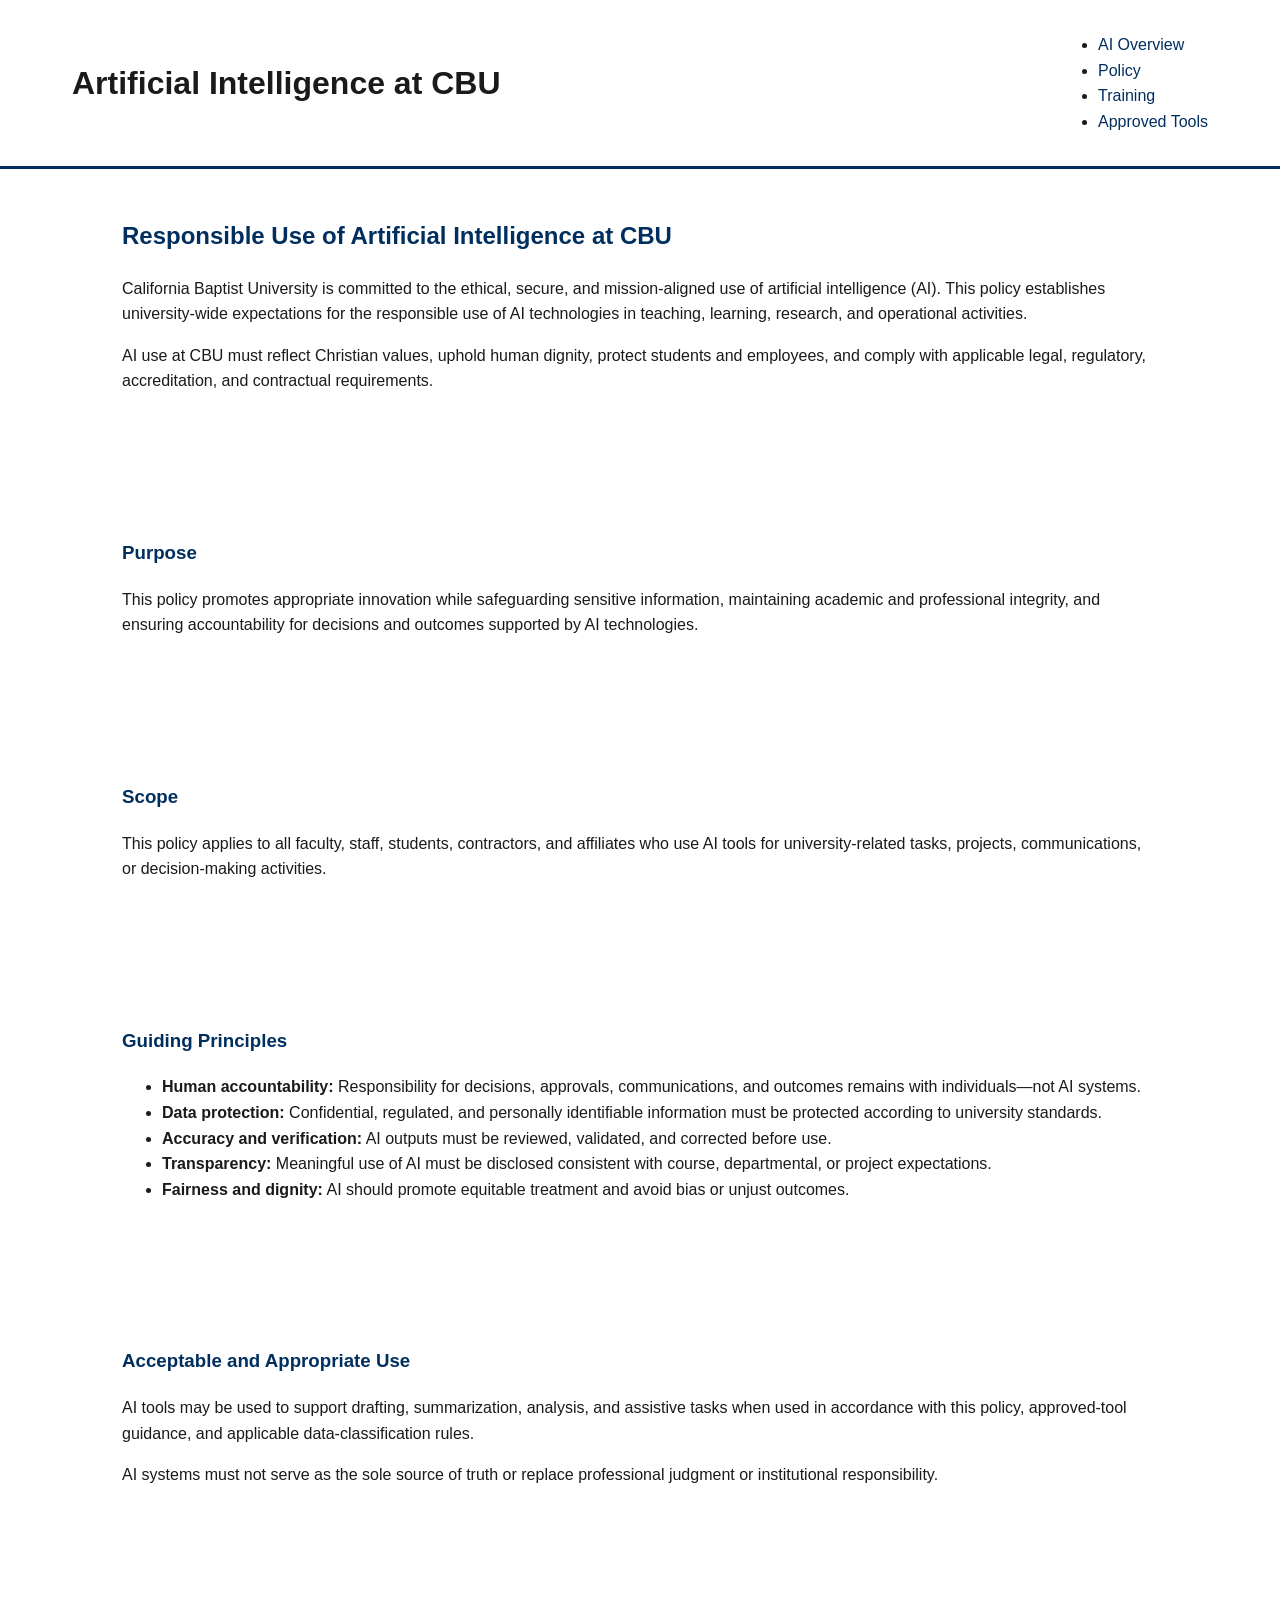
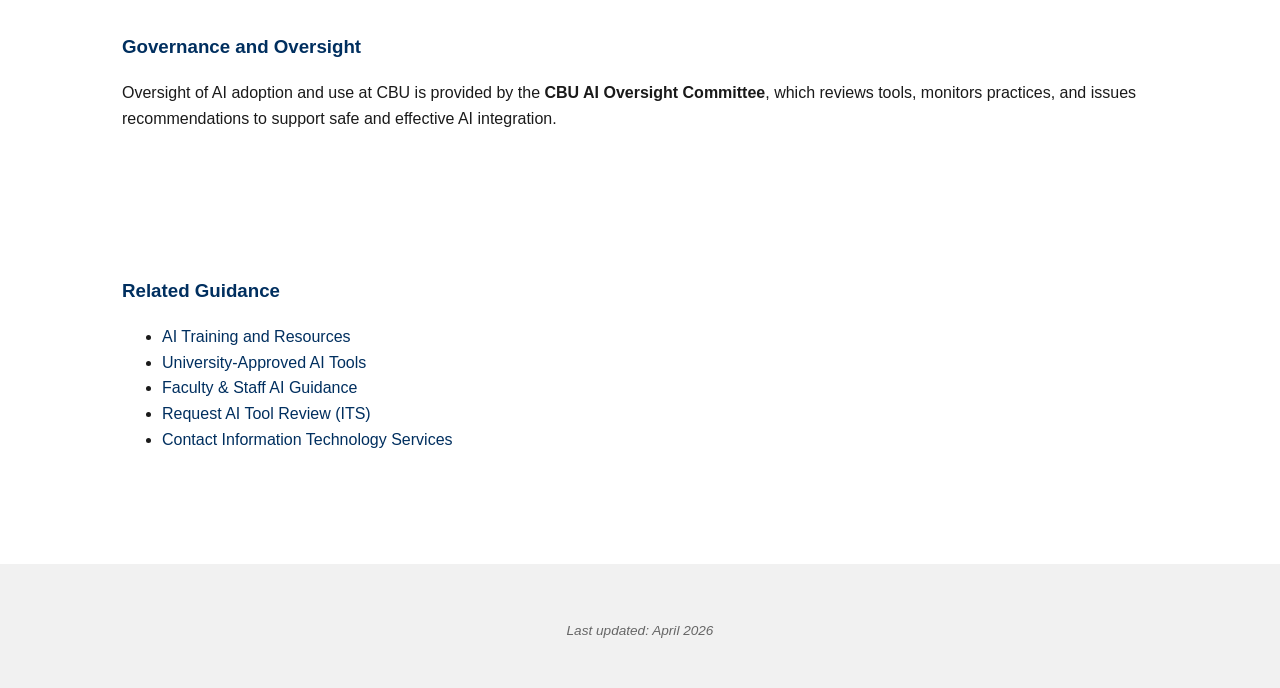
<file: policy.html>
<!DOCTYPE html>
<html lang="en">
<head>
  <meta charset="UTF-8" />
  <title>Responsible Use of Artificial Intelligence at CBU</title>
  <meta name="viewport" content="width=device-width, initial-scale=1.0" />

  <!-- Shared Styles -->
  <link rel="stylesheet" href="styles.css" />
</head>
<body>

  <!-- ================= HEADER ================= -->
  <header class="cbu-header">
    <div class="cbu-header-inner">
      <h1 class="site-title">Artificial Intelligence at CBU</h1>
      <nav class="site-nav" aria-label="Main navigation">
        <ul>
          <li><a href="index.html">AI Overview</a></li>
          <li><a href="policy.html" aria-current="page">Policy</a></li>
          <li><a href="training.html">Training</a></li>
          <li><a href="approved-tools.html">Approved Tools</a></li>
        </ul>
      </nav>
    </div>
  </header>

  <!-- ================= MAIN CONTENT ================= -->
  <main id="main-content">

    <section class="cbu-section">
      <h2>Responsible Use of Artificial Intelligence at CBU</h2>

      <p>
        California Baptist University is committed to the ethical, secure, and
        mission‑aligned use of artificial intelligence (AI). This policy
        establishes university‑wide expectations for the responsible use of AI
        technologies in teaching, learning, research, and operational activities.
      </p>

      <p>
        AI use at CBU must reflect Christian values, uphold human dignity, protect
        students and employees, and comply with applicable legal, regulatory,
        accreditation, and contractual requirements.
      </p>
    </section>

    <section class="cbu-section">
      <h3>Purpose</h3>
      <p>
        This policy promotes appropriate innovation while safeguarding sensitive
        information, maintaining academic and professional integrity, and ensuring
        accountability for decisions and outcomes supported by AI technologies.
      </p>
    </section>

    <section class="cbu-section">
      <h3>Scope</h3>
      <p>
        This policy applies to all faculty, staff, students, contractors, and
        affiliates who use AI tools for university‑related tasks, projects,
        communications, or decision‑making activities.
      </p>
    </section>

    <section class="cbu-section">
      <h3>Guiding Principles</h3>
      <ul>
        <li>
          <strong>Human accountability:</strong>
          Responsibility for decisions, approvals, communications, and outcomes
          remains with individuals—not AI systems.
        </li>
        <li>
          <strong>Data protection:</strong>
          Confidential, regulated, and personally identifiable information must
          be protected according to university standards.
        </li>
        <li>
          <strong>Accuracy and verification:</strong>
          AI outputs must be reviewed, validated, and corrected before use.
        </li>
        <li>
          <strong>Transparency:</strong>
          Meaningful use of AI must be disclosed consistent with course,
          departmental, or project expectations.
        </li>
        <li>
          <strong>Fairness and dignity:</strong>
          AI should promote equitable treatment and avoid bias or unjust outcomes.
        </li>
      </ul>
    </section>

    <section class="cbu-section">
      <h3>Acceptable and Appropriate Use</h3>
      <p>
        AI tools may be used to support drafting, summarization, analysis, and
        assistive tasks when used in accordance with this policy, approved‑tool
        guidance, and applicable data‑classification rules.
      </p>
      <p>
        AI systems must not serve as the sole source of truth or replace
        professional judgment or institutional responsibility.
      </p>
    </section>

    <section class="cbu-section">
      <h3>Governance and Oversight</h3>
      <p>
        Oversight of AI adoption and use at CBU is provided by the
        <strong>CBU AI Oversight Committee</strong>, which reviews tools,
        monitors practices, and issues recommendations to support safe and
        effective AI integration.
      </p>
    </section>

    <!-- ✅ CORRECT FOOTER LINKS SECTION -->
    <section class="cbu-section">
      <h3>Related Guidance</h3>
      <ul>
        <li><a href="training.html">AI Training and Resources</a></li>
        <li><a href="approved-tools.html">University‑Approved AI Tools</a></li>
        <li><a href="faculty-staff-guidance.html">Faculty &amp; Staff AI Guidance</a></li>
        <li><a href="request-review.html">Request AI Tool Review (ITS)</a></li>
        <li><a href="contact-its.html">Contact Information Technology Services</a></li>
      </ul>
    </section>

  </main>

  <!-- ================= FOOTER ================= -->
  <footer class="cbu-footer">
    <p class="footer-last-updated">
      Last updated: <time datetime="2026-04">April 2026</time>
    </p>
  </footer>

</body>
</html>
</file>
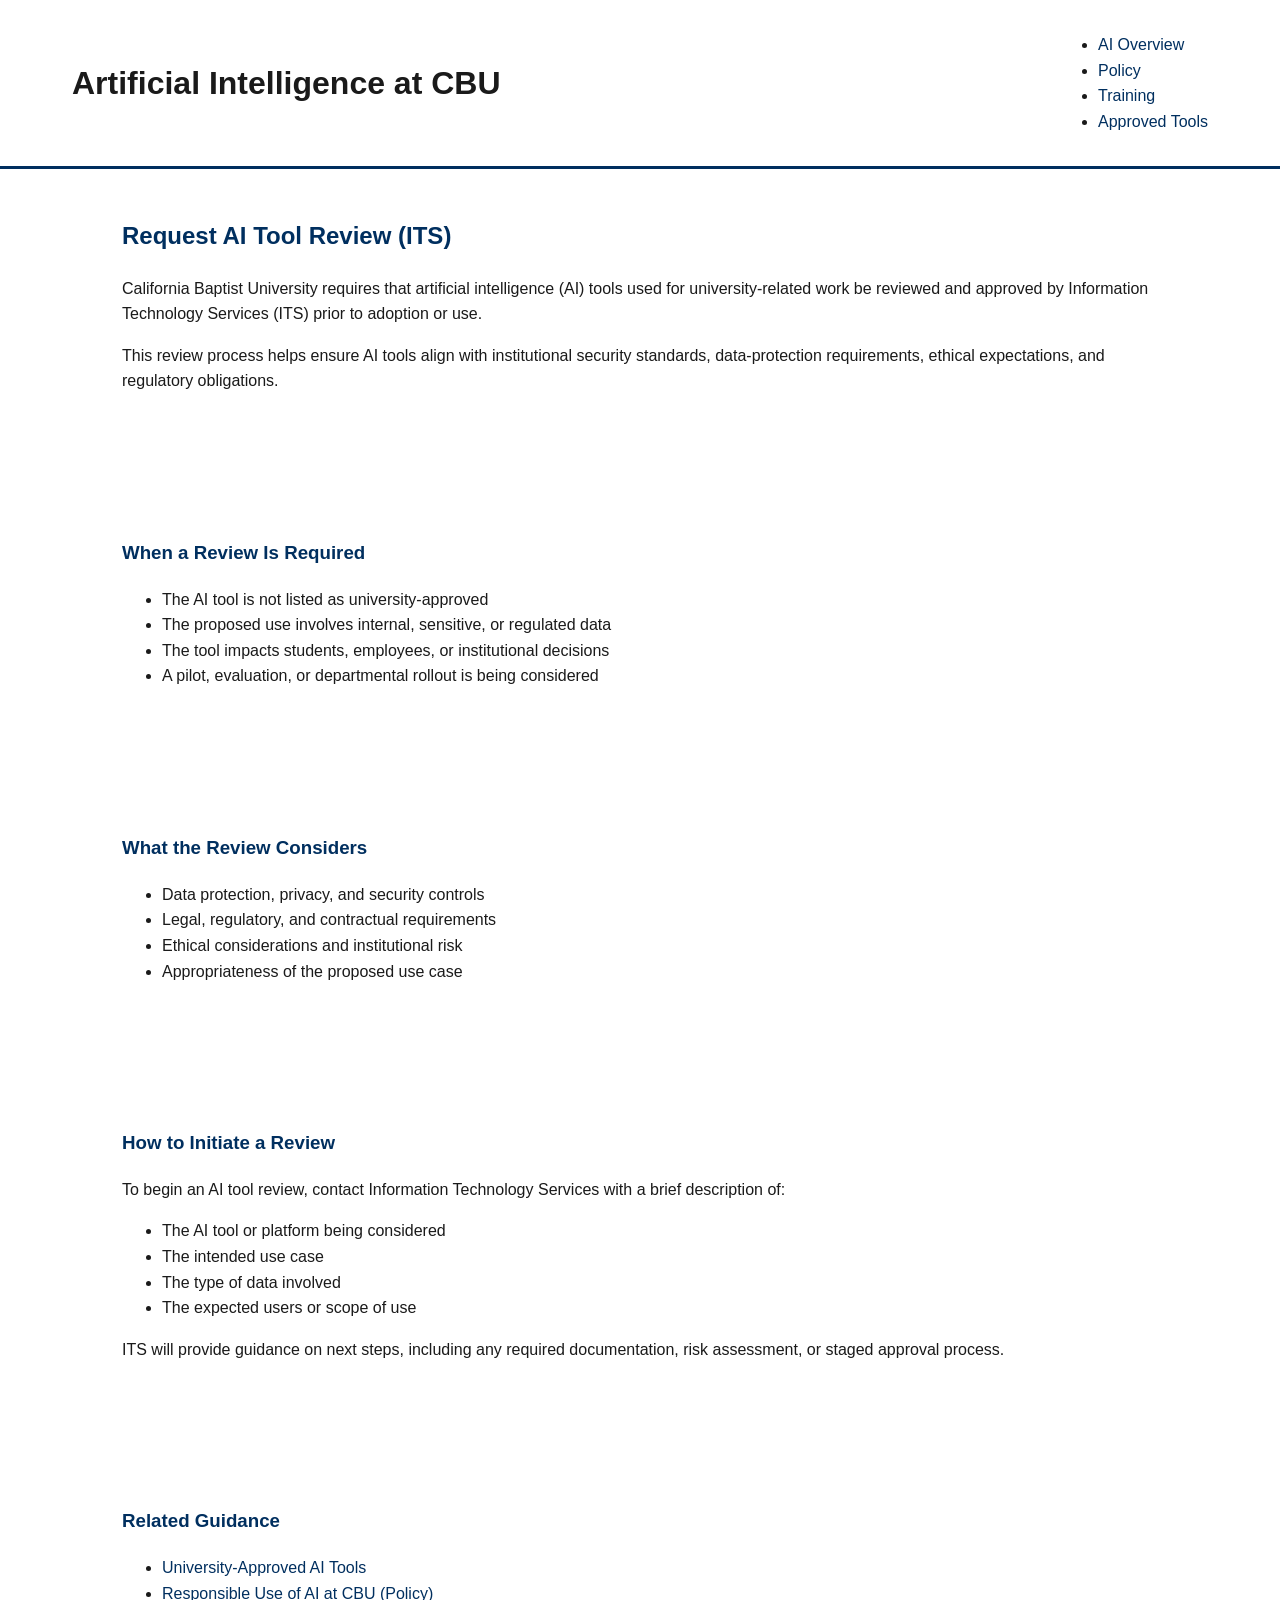
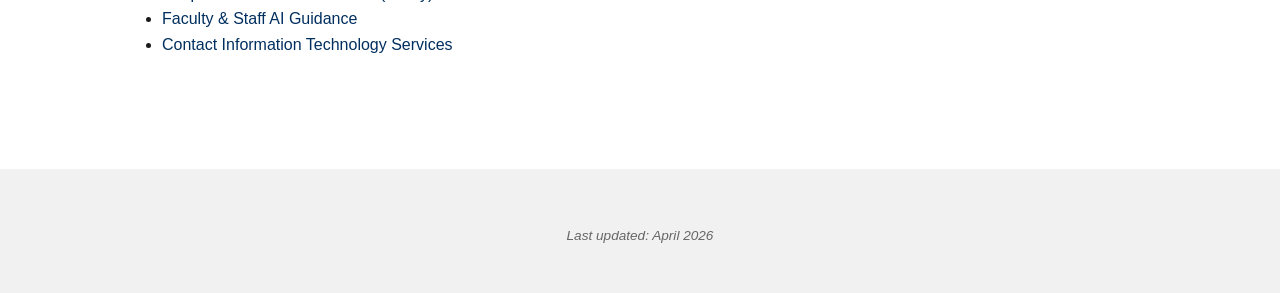
<file: request-review.html>
<!DOCTYPE html>
<html lang="en">
<head>
  <meta charset="UTF-8" />
  <title>Request AI Tool Review | California Baptist University</title>
  <meta name="viewport" content="width=device-width, initial-scale=1.0" />

  <!-- Shared Styles -->
  <link rel="stylesheet" href="styles.css" />
</head>
<body>

  <!-- ================= HEADER ================= -->
  <header class="cbu-header">
    <div class="cbu-header-inner">
      <h1 class="site-title">Artificial Intelligence at CBU</h1>
      <nav class="site-nav" aria-label="Main navigation">
        <ul>
          <li><a href="index.html">AI Overview</a></li>
          <li><a href="policy.html">Policy</a></li>
          <li><a href="training.html">Training</a></li>
          <li><a href="approved-tools.html">Approved Tools</a></li>
        </ul>
      </nav>
    </div>
  </header>

  <!-- ================= MAIN CONTENT ================= -->
  <main id="main-content">

    <section class="cbu-section">
      <h2>Request AI Tool Review (ITS)</h2>

      <p>
        California Baptist University requires that artificial intelligence (AI)
        tools used for university-related work be reviewed and approved by
        Information Technology Services (ITS) prior to adoption or use.
      </p>

      <p>
        This review process helps ensure AI tools align with institutional
        security standards, data-protection requirements, ethical expectations,
        and regulatory obligations.
      </p>
    </section>

    <section class="cbu-section">
      <h3>When a Review Is Required</h3>
      <ul>
        <li>The AI tool is not listed as university-approved</li>
        <li>The proposed use involves internal, sensitive, or regulated data</li>
        <li>The tool impacts students, employees, or institutional decisions</li>
        <li>A pilot, evaluation, or departmental rollout is being considered</li>
      </ul>
    </section>

    <section class="cbu-section">
      <h3>What the Review Considers</h3>
      <ul>
        <li>Data protection, privacy, and security controls</li>
        <li>Legal, regulatory, and contractual requirements</li>
        <li>Ethical considerations and institutional risk</li>
        <li>Appropriateness of the proposed use case</li>
      </ul>
    </section>

    <section class="cbu-section">
      <h3>How to Initiate a Review</h3>
      <p>
        To begin an AI tool review, contact Information Technology Services with
        a brief description of:
      </p>
      <ul>
        <li>The AI tool or platform being considered</li>
        <li>The intended use case</li>
        <li>The type of data involved</li>
        <li>The expected users or scope of use</li>
      </ul>

      <p>
        ITS will provide guidance on next steps, including any required
        documentation, risk assessment, or staged approval process.
      </p>
    </section>

    <!-- ✅ CORRECT FOOTER / RELATED LINKS -->
    <section class="cbu-section">
      <h3>Related Guidance</h3>
      <ul>
        <li><a href="approved-tools.html">University-Approved AI Tools</a></li>
        <li><a href="policy.html">Responsible Use of AI at CBU (Policy)</a></li>
        <li><a href="faculty-staff-guidance.html">Faculty &amp; Staff AI Guidance</a></li>
        <li><a href="contact-its.html">Contact Information Technology Services</a></li>
      </ul>
    </section>

  </main>

  <!-- ================= FOOTER ================= -->
  <footer class="cbu-footer">
    <p class="footer-last-updated">
      Last updated: <time datetime="2026-04">April 2026</time>
    </p>
  </footer>

</body>
</html>
</file>
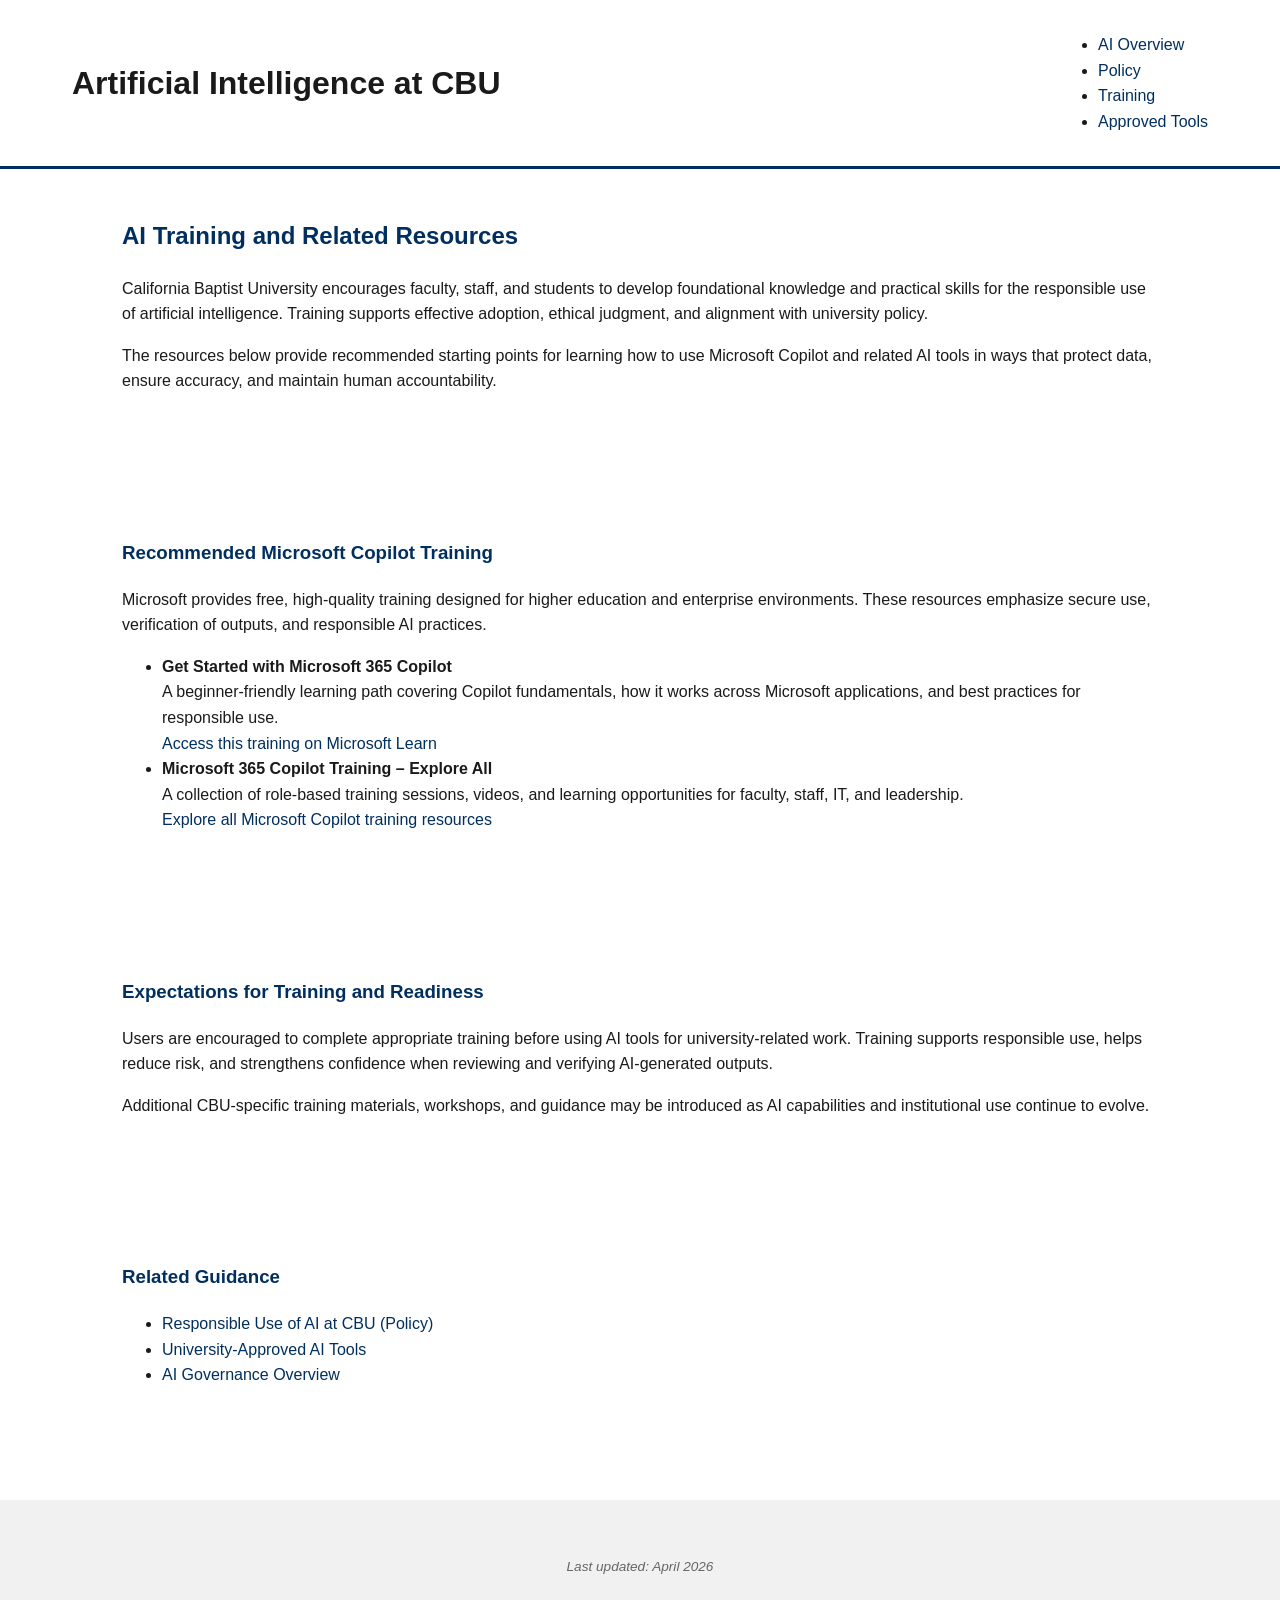
<file: training.html>
<!DOCTYPE html>
<html lang="en">
<head>
  <meta charset="UTF-8" />
  <title>AI Training and Resources | California Baptist University</title>
  <meta name="viewport" content="width=device-width, initial-scale=1.0" />

  <!-- Shared Styles -->
  <link rel="stylesheet" href="styles.css" />
</head>
<body>

  <!-- ================= HEADER ================= -->
  <header class="cbu-header">
    <div class="cbu-header-inner">
      <h1 class="site-title">Artificial Intelligence at CBU</h1>
      <nav class="site-nav" aria-label="Main navigation">
        <ul>
          <li><a href="index.html">AI Overview</a></li>
          <li><a href="policy.html">Policy</a></li>
          <li><a href="training.html" aria-current="page">Training</a></li>
          <li><a href="approved-tools.html">Approved Tools</a></li>
        </ul>
      </nav>
    </div>
  </header>

  <!-- ================= MAIN CONTENT ================= -->
  <main id="main-content">

    <section class="cbu-section">
      <h2>AI Training and Related Resources</h2>

      <p>
        California Baptist University encourages faculty, staff, and students to
        develop foundational knowledge and practical skills for the responsible
        use of artificial intelligence. Training supports effective adoption,
        ethical judgment, and alignment with university policy.
      </p>

      <p>
        The resources below provide recommended starting points for learning how
        to use Microsoft Copilot and related AI tools in ways that protect data,
        ensure accuracy, and maintain human accountability.
      </p>
    </section>

    <section class="cbu-section">
      <h3>Recommended Microsoft Copilot Training</h3>

      <p>
        Microsoft provides free, high‑quality training designed for higher
        education and enterprise environments. These resources emphasize secure
        use, verification of outputs, and responsible AI practices.
      </p>

      <ul>
        <li>
          <strong>Get Started with Microsoft 365 Copilot</strong><br />
          A beginner‑friendly learning path covering Copilot fundamentals, how it
          works across Microsoft applications, and best practices for responsible
          use.<br />
          <a href="https://learn.microsoft.com/en-us/training/paths/get-started-with-microsoft-365-copilot/"
             target="_blank" rel="noopener">
            Access this training on Microsoft Learn
          </a>
        </li>

        <li>
          <strong>Microsoft 365 Copilot Training – Explore All</strong><br />
          A collection of role‑based training sessions, videos, and learning
          opportunities for faculty, staff, IT, and leadership.<br />
          <a href="https://www.microsoft.com/en-us/events/category/microsoft-365-copilot-training"
             target="_blank" rel="noopener">
            Explore all Microsoft Copilot training resources
          </a>
        </li>
      </ul>
    </section>

    <section class="cbu-section">
      <h3>Expectations for Training and Readiness</h3>
      <p>
        Users are encouraged to complete appropriate training before using AI
        tools for university‑related work. Training supports responsible use,
        helps reduce risk, and strengthens confidence when reviewing and verifying
        AI‑generated outputs.
      </p>

      <p>
        Additional CBU‑specific training materials, workshops, and guidance may be
        introduced as AI capabilities and institutional use continue to evolve.
      </p>
    </section>

    <section class="cbu-section">
      <h3>Related Guidance</h3>
      <ul>
        <li><a href="policy.html">Responsible Use of AI at CBU (Policy)</a></li>
        <li><a href="approved-tools.html">University‑Approved AI Tools</a></li>
        <li><a href="index.html">AI Governance Overview</a></li>
      </ul>
    </section>

  </main>

  <!-- ================= FOOTER ================= -->
  <footer class="cbu-footer">
    <p class="footer-last-updated">
      Last updated: <time datetime="2026-04">April 2026</time>
    </p>
  </footer>

</body>
</html>
</file>
<file: styles.css>
/* ====================================================
   CBU AI Page Styles
   Cleaned CSS with section dividers / background grouping
   ==================================================== */

:root {
  --cbu-blue: #002f5f;
  --cbu-maroon: #6f263d;
  --cbu-gold: #f2a900;
  --cbu-gold-light: #ffc845;
  --text-main: #1a1a1a;
  --text-muted: #555;
  --border-light: #e1e6ef;
  --border-mid: #d1d5da;
  --bg-page: #ffffff;
  --bg-soft: #f8f9fb;
  --bg-group: #f5f7fa;
}

/* ================= GLOBAL ================= */
* {
  box-sizing: border-box;
}

html {
  scroll-behavior: smooth;
}

body {
  margin: 0;
  font-family: Arial, Helvetica, sans-serif;
  line-height: 1.6;
  color: var(--text-main);
  background: var(--bg-page);
}

a {
  color: var(--cbu-blue);
  text-decoration: none;
}

a:hover,
a:focus {
  text-decoration: underline;
}

img {
  max-width: 100%;
  height: auto;
}

/* ================= HEADER NAV ================= */
.cbu-header {
  background: #ffffff;
  border-bottom: 3px solid var(--cbu-blue);
  position: sticky;
  top: 0;
  z-index: 1000;
}

.cbu-header-inner {
  max-width: 1200px;
  margin: 0 auto;
  padding: 1rem 2rem;
  display: flex;
  align-items: center;
  justify-content: space-between;
  gap: 1.5rem;
}

.cbu-logo-wrapper,
.cbu-brand {
  display: flex;
  align-items: center;
  gap: 0.75rem;
}

.cbu-logo {
  height: 40px;
  width: auto;
}

.cbu-site-title {
  font-weight: bold;
  font-size: 1.1rem;
  color: var(--cbu-blue);
}

.cbu-nav ul {
  display: flex;
  flex-wrap: wrap;
  gap: 1.25rem;
  align-items: center;
  justify-content: flex-end;
  list-style: none;
  margin: 0;
  padding: 0;
}

.cbu-nav a {
  font-weight: 600;
  color: var(--cbu-blue);
}

/* ================= HERO ================= */
.cbu-hero {
  background: linear-gradient(135deg, var(--cbu-blue), var(--cbu-maroon));
  color: #ffffff;
  padding: 4rem 2rem;
  text-align: center;
}

.cbu-hero-inner {
  max-width: 1000px;
  margin: 0 auto;
}

.cbu-hero h1 {
  font-size: clamp(2rem, 4vw, 2.6rem);
  margin: 0 0 1rem;
}

.cbu-hero p {
  font-size: 1.2rem;
  margin: 0 auto 1.25rem;
  max-width: 900px;
}

.hero-sub {
  margin-top: 1.5rem;
}

/* ================= SECTION GROUPING / DIVIDERS ================= */
.section-group {
  background-color: var(--bg-group);
  border-top: 1px solid var(--border-light);
  border-bottom: 1px solid var(--border-light);
  padding: 3rem 0;
  margin: 3rem 0;
}

.section-group:first-child {
  margin-top: 0;
}

.section-group .cbu-section {
  background: #ffffff;
  border: 1px solid var(--border-light);
  border-radius: 10px;
  box-shadow: 0 2px 8px rgba(0, 0, 0, 0.03);
}

.section-group .cbu-section + .cbu-section {
  margin-top: 2rem;
}

.section-group-title {
  max-width: 1100px;
  margin: 0 auto 1.5rem;
  padding: 0 2rem;
}

.section-group-title h2 {
text-align: center; 
  margin: 0;
  color: var(--cbu-blue);
  font-size: 1.6rem;
}

/* ================= SECTIONS ================= */
.cbu-section {
  max-width: 1100px;
  margin: 0 auto;
  padding: 3rem 2rem;
}

.cbu-section h2 {
  margin-top: 0;
  color: var(--cbu-blue);
}

.cbu-section h3 {
  color: var(--cbu-blue);
  margin-top: 2rem;
}

.cbu-overview,
.cbu-highlight {
  background: var(--bg-soft);
  border-left: 6px solid var(--cbu-blue);
}

.cbu-overview h2 {
  margin-top: 0;
}

.cbu-why-it-matters,
.cbu-awareness,
.cbu-policy,
.cbu-oversight,
.cbu-approved-tools {
  background: #ffffff;
}

.cbu-opportunities,
.cbu-training {
  background: var(--bg-soft);
}

.cbu-policy {
  border-top: 2px solid #e1e4e8;
}

.cbu-oversight p,
.cbu-use-cases .use-case-intro,
.cbu-use-cases .use-case-summary {
  max-width: 950px;
}

/* ================= LISTS ================= */
.why-list,
.opportunities-list,
.awareness-list,
.policy-list,
.training-list,
.review-list {
  padding-left: 1.2rem;
}

.why-list li,
.opportunities-list li,
.awareness-list li,
.policy-list li,
.training-list li,
.review-list li {
  margin-bottom: 1rem;
}

.awareness-check {
  margin-top: 1.5rem;
  padding: 1.25rem;
  background: var(--bg-soft);
  border-left: 4px solid var(--cbu-blue);
}

/* ================= AI USE CASE HIGHLIGHTS ================= */
.use-case-grid {
  display: grid;
  grid-template-columns: repeat(auto-fit, minmax(300px, 1fr));
  gap: 1.75rem;
  margin: 2rem 0;
}

.use-case-card {
  background: #ffffff;
  border: 1px solid #e1e4e8;
  border-radius: 8px;
  padding: 1.5rem;
}

.use-case-card h3 {
  margin-top: 0;
  margin-bottom: 0.75rem;
}

.use-case-note {
  margin-top: 1rem;
  font-size: 0.95rem;
  color: var(--text-muted);
  font-style: italic;
}

/* ================= TABLES ================= */
.ai-tools-table {
  width: 100%;
  border-collapse: collapse;
  margin: 1.5rem 0 2rem;
  font-size: 0.95rem;
}

.ai-tools-table caption {
  caption-side: top;
  text-align: left;
  font-weight: 600;
  margin-bottom: 0.75rem;
}

.ai-tools-table th,
.ai-tools-table td {
  border: 1px solid #e1e4e8;
  padding: 0.75rem;
  text-align: center;
  vertical-align: top;
}

.ai-tools-table th:first-child,
.ai-tools-table td:first-child,
.ai-tools-table th[scope="row"] {
  text-align: left;
}

.ai-tools-table th[scope="row"] {
  background: var(--bg-soft);
}

.ai-tools-table thead th {
  background: #f1f3f5;
  font-weight: 600;
}

/* ================= FORMS ================= */
.cbu-form {
  margin-top: 2rem;
}

.cbu-form fieldset {
  border: 1px solid var(--border-light);
  border-radius: 8px;
  padding: 1.25rem;
  margin: 0 0 1.5rem;
  background: #ffffff;
}

.cbu-form legend {
  font-weight: 700;
  color: var(--cbu-blue);
  padding: 0 0.5rem;
}

.cbu-form label {
  display: block;
  margin-bottom: 1rem;
  font-weight: 600;
}

.cbu-form label label {
  display: inline;
  font-weight: 400;
}

.cbu-form input[type="text"],
.cbu-form input[type="email"],
.cbu-form textarea,
.cbu-form select {
  width: 100%;
  max-width: 700px;
  padding: 0.7rem;
  border: 1px solid var(--border-mid);
  border-radius: 6px;
  font: inherit;
}

.cbu-form textarea {
  resize: vertical;
}

.cbu-form button,
.cbu-button {
  background: var(--cbu-gold);
  color: var(--cbu-blue);
  padding: 12px 24px;
  border: 0;
  border-radius: 6px;
  display: inline-block;
  font-weight: bold;
  text-decoration: none;
  cursor: pointer;
}

.cbu-form button:hover,
.cbu-form button:focus,
.cbu-button:hover,
.cbu-button:focus {
  background: var(--cbu-gold-light);
  text-decoration: none;
}

.form-note {
  margin-top: 1.5rem;
  color: var(--text-muted);
}

/* ================= ICON / CARD GRIDS ================= */
.cbu-icon-grid,
.quick-links-grid,
.footer-links-grid,
.contact-grid,
.use-grid {
  display: grid;
  gap: 1.5rem;
}

.cbu-icon-grid {
  grid-template-columns: repeat(auto-fit, minmax(240px, 1fr));
  margin-top: 2rem;
}

.quick-links-grid {
  grid-template-columns: repeat(auto-fit, minmax(250px, 1fr));
  margin-top: 1.5rem;
}

.footer-links-grid,
.contact-grid {
  grid-template-columns: repeat(auto-fit, minmax(220px, 1fr));
}

.use-grid {
  grid-template-columns: repeat(auto-fit, minmax(260px, 1fr));
  margin: 2rem 0;
}

.icon-card,
.use-card,
.quick-link-card,
.contact-item {
  border: 1px solid #ddd;
  border-radius: 8px;
  padding: 1.5rem;
  background: #ffffff;
}

.icon-card h3,
.use-card h3,
.quick-link-card h3,
.contact-item h4 {
  margin-top: 0;
}

.quick-link-card {
  display: block;
  transition: box-shadow 0.2s ease, transform 0.2s ease;
}

.quick-link-card h3,
.contact-item h4 {
  color: var(--cbu-blue);
}

.quick-link-card p,
.contact-item p {
  margin-bottom: 0;
}

.quick-link-card:hover,
.quick-link-card:focus {
  box-shadow: 0 4px 12px rgba(0, 0, 0, 0.08);
  transform: translateY(-2px);
  text-decoration: none;
}

.use-card.allowed {
  border-left: 6px solid #2e7d32;
}

.use-card.caution {
  border-left: 6px solid #f9a825;
}

.use-card.prohibited {
  border-left: 6px solid #c62828;
}

.acceptable-intro {
  font-size: 1.05rem;
  margin-bottom: 1rem;
}

.acceptable-footer {
  margin-top: 1.5rem;
  font-weight: 600;
}

/* ================= QUICK LINKS / FOOTER LINKS ================= */
.quick-links ul,
.footer-links-grid ul {
  list-style: none;
  padding-left: 0;
  margin: 0;
}

.quick-links li,
.footer-links-grid li {
  margin-bottom: 0.5rem;
}

.footer-links-title {
  text-align: center;
}

.cbu-footer-links {
  margin-top: 3rem;
  padding-top: 2rem;
  border-top: 1px solid #e1e4e8;
  background: #fafafa;
}

.footer-links-heading {
  font-size: 1rem;
  font-weight: 600;
  text-transform: uppercase;
  margin-bottom: 1rem;
  color: #444;
  letter-spacing: 0.05em;
  text-align: center;
}

.footer-links-heading::after {
  content: "";
  display: block;
  width: 60px;
  height: 1px;
  background-color: var(--border-mid);
  margin: 0.75rem auto 0;
}

.footer-last-updated {
  text-align: center;
  margin-top: 1.5rem;
  font-size: 0.85rem;
  color: #666;
  font-style: italic;
}

/* ================= FOOTER ================= */
.cbu-footer {
  background: #f1f1f1;
  text-align: center;
  padding: 2rem;
  font-size: 0.9rem;
  margin-top: 3rem;
}

/* ================= RESPONSIVE ================= */
@media (max-width: 800px) {
  .cbu-header-inner {
    align-items: flex-start;
    flex-direction: column;
  }

  .cbu-nav ul {
    justify-content: flex-start;
    gap: 0.75rem 1rem;
  }

  .cbu-hero {
    padding: 3rem 1.25rem;
  }

  .cbu-section,
  .section-group-title {
    padding-left: 1.25rem;
    padding-right: 1.25rem;
  }

  .section-group {
    padding: 2rem 0;
    margin: 2rem 0;
  }

  .ai-tools-table {
    display: block;
    overflow-x: auto;
    white-space: nowrap;
  }
}
</file>
